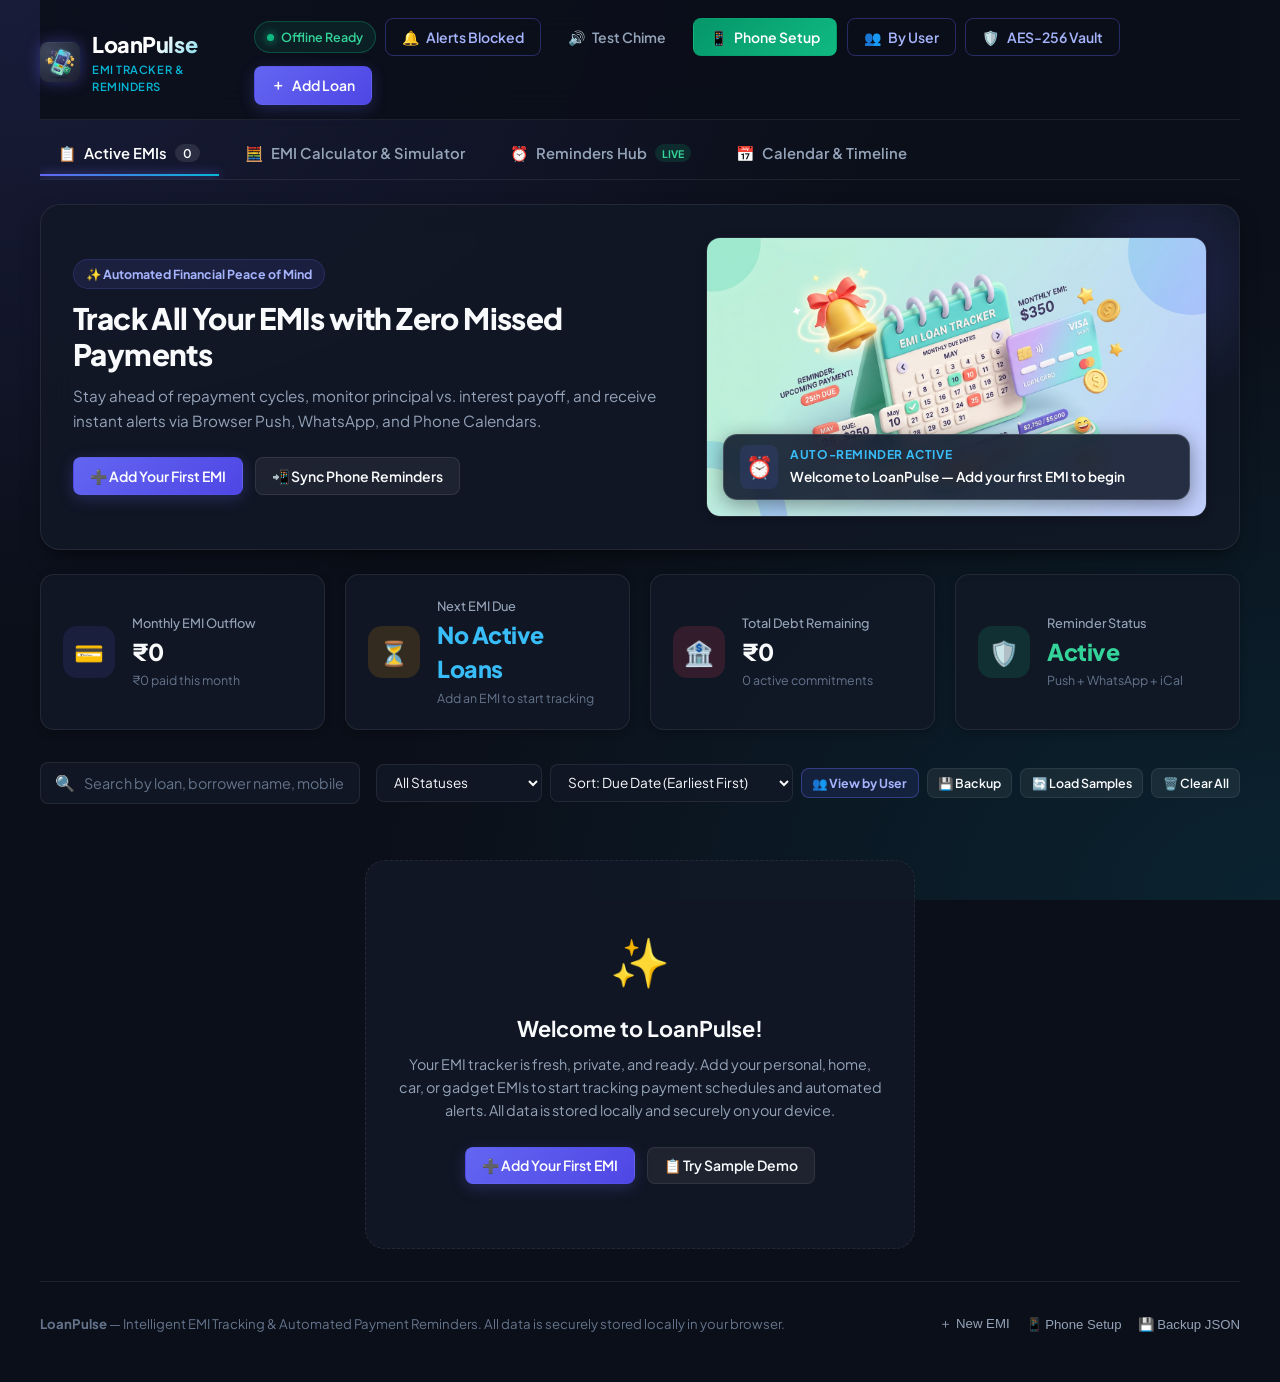
<file: index.html>
<!DOCTYPE html>
<html lang="en">
<head>
  <meta charset="UTF-8">
  <meta name="viewport" content="width=device-width, initial-scale=1.0, viewport-fit=cover">
  <title>LoanPulse — Smart EMI Tracker & Auto Reminders</title>
  <meta name="description" content="Track your loans, monitor monthly EMI outflow, calculate repayments, and receive automated reminders on your phone and browser.">
  <meta name="theme-color" content="#4f46e5">
  <meta name="apple-mobile-web-app-capable" content="yes">
  <meta name="apple-mobile-web-app-status-bar-style" content="black-translucent">
  <meta name="apple-mobile-web-app-title" content="LoanPulse">
  <link rel="manifest" href="manifest.json">
  <link rel="icon" type="image/jpeg" href="assets/app-icon.jpg">
  <link rel="apple-touch-icon" href="assets/app-icon.jpg">

  <!-- Google Fonts: Plus Jakarta Sans for modern fintech look -->
  <link rel="preconnect" href="https://fonts.googleapis.com">
  <link rel="preconnect" href="https://fonts.gstatic.com" crossorigin>
  <link href="https://fonts.googleapis.com/css2?family=Plus+Jakarta+Sans:wght@300;400;500;600;700;800&family=JetBrains+Mono:wght@400;600&display=swap" rel="stylesheet">

  <link rel="stylesheet" href="style.css?v=26">
</head>
<body>
  <div class="app-wrapper">
    <!-- Top Announcement / Due Alert Bar -->
    <aside id="urgentAlertBar" class="alert-bar hidden" role="alert" aria-live="polite">
      <div class="alert-content">
        <span class="pulse-dot"></span>
        <span id="urgentAlertText"><strong>Heads up!</strong> You have an EMI due soon.</span>
      </div>
      <button id="dismissAlertBtn" class="alert-dismiss" aria-label="Dismiss alert">&times;</button>
    </aside>

    <!-- Navigation Bar -->
    <header class="navbar">
      <div class="nav-brand">
        <img src="assets/app-icon.jpg" alt="LoanPulse Logo" class="brand-logo" width="40" height="40">
        <div class="brand-text">
          <h1>LoanPulse</h1>
          <span class="brand-badge">EMI Tracker & Reminders</span>
        </div>
      </div>

      <div class="nav-actions">
        <div id="offlineIndicatorBadge" class="offline-pill" title="Status: Works 100% Offline. Your encrypted vault is stored locally.">
          <span class="offline-dot"></span>
          <span id="offlineIndicatorText" class="offline-text">Offline Ready</span>
        </div>
        <button id="installAppBtn" class="btn btn-outline hidden" title="Install LoanPulse App on your phone / computer">
          <span class="icon" aria-hidden="true">📲</span>
          <span class="btn-text">Install App</span>
        </button>
        <button id="notifyPermissionBtn" class="btn btn-outline" title="Enable Mobile & Browser Notifications">
          <span class="icon" aria-hidden="true">🔔</span>
          <span id="notifyStatusLabel">Enable Alerts</span>
        </button>
        <button id="testChimeBtn" class="btn btn-ghost" title="Play test reminder chime">
          <span class="icon" aria-hidden="true">🔊</span>
          <span class="btn-text">Test Chime</span>
        </button>
        <button id="openMobileGuideBtn" class="btn btn-accent" title="Setup Auto-Reminders on Phone">
          <span class="icon" aria-hidden="true">📱</span>
          <span class="btn-text">Phone Setup</span>
        </button>
        <button id="navViewByUserBtn" class="btn btn-outline" title="View loans grouped by user/borrower">
          <span class="icon" aria-hidden="true">👥</span>
          <span class="btn-text">By User</span>
        </button>
        <button id="vaultSecurityBtn" class="btn btn-outline" title="Encrypted Vault & Security Lock">
          <span class="icon" aria-hidden="true">🛡️</span>
          <span class="btn-text">AES-256 Vault</span>
        </button>
        <button id="openAddLoanModalBtn" class="btn btn-primary" title="Add New Loan or EMI">
          <span class="icon" aria-hidden="true">＋</span>
          <span class="btn-text">Add Loan</span>
        </button>
      </div>
    </header>

    <!-- Navigation Tabs (Segmented Control on Mobile, Modern Underline on Desktop) -->
    <nav class="tabs-nav" aria-label="App Navigation Tabs">
      <button class="tab-link active" data-tab="tab-loans">
        <span class="tab-icon" aria-hidden="true">📋</span>
        <span class="tab-label-text tab-full">Active EMIs</span>
        <span class="tab-label-text tab-mobile">EMIs</span>
        <span class="tab-count-badge" id="loansCountBadge">0</span>
      </button>
      <button class="tab-link" data-tab="tab-calculator">
        <span class="tab-icon" aria-hidden="true">🧮</span>
        <span class="tab-label-text tab-full">EMI Calculator & Simulator</span>
        <span class="tab-label-text tab-mobile">Calc</span>
      </button>
      <button class="tab-link" data-tab="tab-reminders">
        <span class="tab-icon" aria-hidden="true">⏰</span>
        <span class="tab-label-text tab-full">Reminders Hub</span>
        <span class="tab-label-text tab-mobile">Alerts</span>
        <span class="tab-pulse-badge">Live</span>
      </button>
      <button class="tab-link" data-tab="tab-schedule">
        <span class="tab-icon" aria-hidden="true">📅</span>
        <span class="tab-label-text tab-full">Calendar & Timeline</span>
        <span class="tab-label-text tab-mobile">Schedule</span>
      </button>
    </nav>

    <!-- Main Content Area -->
    <main class="main-container">

      <!-- TAB 1: ACTIVE EMIS LIST & DASHBOARD -->
      <section id="tab-loans" class="tab-panel active">

        <!-- Mobile-Only Dedicated Fintech Card (Visible on Mobile Phones Only) -->
        <div class="mobile-fintech-card">
          <div class="mfc-glass-shine"></div>
          <div class="mfc-top">
            <div class="mfc-chip">
              <span class="mfc-chip-icon">💳</span>
              <span>LOANPULSE FINTECH</span>
            </div>
            <div class="mfc-live-pill">
              <span class="mfc-live-dot"></span>
              <span>Active</span>
            </div>
          </div>
          <div class="mfc-amount-block">
            <span class="mfc-label">Monthly EMI Outflow</span>
            <div class="mfc-amount-row">
              <h2 class="mfc-amount" id="mobileMonthlyEmiDisplay">₹0</h2>
              <span class="mfc-per-month">/ mo</span>
            </div>
          </div>
          <div class="mfc-stats-box">
            <div class="mfc-stat-row">
              <span class="mfc-stat-label">⏰ Next Due</span>
              <span class="mfc-stat-val text-accent" id="mobileNextDueDisplay">—</span>
            </div>
            <div class="mfc-stat-divider"></div>
            <div class="mfc-stat-row">
              <span class="mfc-stat-label">📊 Total Debt</span>
              <span class="mfc-stat-val" id="mobileTotalDebtDisplay">₹0</span>
            </div>
          </div>
          <div class="mfc-actions">
            <button class="mfc-btn mfc-btn-primary" id="mobileCardAddBtn">
              <span>＋ Add Loan</span>
            </button>
            <button class="mfc-btn mfc-btn-secondary" id="mobileCardGuideBtn">
              <span>📱 Phone Setup</span>
            </button>
          </div>
        </div>

        <!-- Hero & Quick Stats Section -->
        <section class="hero-section">
          <div class="hero-card">
            <div class="hero-text-content">
              <span class="tag-pill">✨ Automated Financial Peace of Mind</span>
              <h2>Track All Your EMIs with Zero Missed Payments</h2>
              <p>
                Stay ahead of repayment cycles, monitor principal vs. interest payoff, and receive instant alerts via Browser Push, WhatsApp, and Phone Calendars.
              </p>
              <div class="hero-cta-group">
                <button class="btn btn-primary" id="heroAddLoanBtn">
                  <span>➕ Add Your First EMI</span>
                </button>
                <button class="btn btn-secondary" id="heroAutoRemindBtn">
                  <span>📲 Sync Phone Reminders</span>
                </button>
              </div>
            </div>
            <div class="hero-image-wrapper">
              <img src="assets/hero.jpg" alt="EMI Tracker and Financial Calendar 3D Illustration" class="hero-img" width="560" height="315">
              <div class="floating-reminder-chip">
                <div class="chip-icon">⏰</div>
                <div class="chip-info">
                  <span class="chip-title">Auto-Reminder Active</span>
                  <span class="chip-sub" id="nextDueTicker">Next: Car Loan in 3 days</span>
                </div>
              </div>
            </div>
          </div>

          <!-- Metrics Grid -->
          <div class="metrics-grid">
            <div class="metric-card">
              <div class="metric-icon-wrap bg-primary-soft">
                <span class="metric-icon" aria-hidden="true">💳</span>
              </div>
              <div class="metric-details">
                <span class="metric-label">Monthly EMI Outflow</span>
                <h3 class="metric-value" id="metricMonthlyEmi">₹0</h3>
                <span class="metric-hint" id="metricPaidThisMonth">₹0 paid this month</span>
              </div>
            </div>

            <div class="metric-card">
              <div class="metric-icon-wrap bg-warning-soft">
                <span class="metric-icon" aria-hidden="true">⏳</span>
              </div>
              <div class="metric-details">
                <span class="metric-label">Next EMI Due</span>
                <h3 class="metric-value text-accent" id="metricNextDue">—</h3>
                <span class="metric-hint" id="metricNextDueDate">No pending due dates</span>
              </div>
            </div>

            <div class="metric-card">
              <div class="metric-icon-wrap bg-danger-soft">
                <span class="metric-icon" aria-hidden="true">🏦</span>
              </div>
              <div class="metric-details">
                <span class="metric-label">Total Debt Remaining</span>
                <h3 class="metric-value" id="metricTotalOutstanding">₹0</h3>
                <span class="metric-hint" id="metricActiveLoanCount">0 active loans</span>
              </div>
            </div>

            <div class="metric-card">
              <div class="metric-icon-wrap bg-success-soft">
                <span class="metric-icon" aria-hidden="true">🛡️</span>
              </div>
              <div class="metric-details">
                <span class="metric-label">Reminder Status</span>
                <h3 class="metric-value text-success" id="metricReminderStatus">Active</h3>
                <span class="metric-hint" id="metricReminderChannels">Push + WhatsApp + iCal</span>
              </div>
            </div>
          </div>
        </section>
        <!-- Control Bar: Search, Filters, Sorters -->
        <div class="table-controls">
          <div class="search-box">
            <span class="search-icon" aria-hidden="true">🔍</span>
            <input type="text" id="loanSearchInput" placeholder="Search by loan, borrower name, mobile phone, bank..." aria-label="Search loans">
          </div>

          <div class="filter-group">
            <select id="loanFilterStatus" class="form-select" aria-label="Filter loans by status">
              <option value="all">All Statuses</option>
              <option value="due-soon">Due within 7 Days</option>
              <option value="unpaid">Unpaid This Month</option>
              <option value="paid">Paid This Month</option>
              <option value="overdue">Overdue</option>
            </select>

            <select id="loanSortBy" class="form-select" aria-label="Sort loans">
              <option value="due-asc">Sort: Due Date (Earliest First)</option>
              <option value="due-desc">Sort: Due Date (Latest First)</option>
              <option value="emi-desc">Sort: EMI Amount (High to Low)</option>
              <option value="emi-asc">Sort: EMI Amount (Low to High)</option>
              <option value="balance-desc">Sort: Balance (Largest First)</option>
            </select>

            <button class="btn btn-secondary btn-sm" id="viewByUserBtn" title="View loans grouped by user/borrower">
              <span>👥 View by User</span>
            </button>
            <button class="btn btn-secondary btn-sm" id="exportDataBtn" title="Export loans as backup JSON">
              <span>💾 Backup</span>
            </button>
            <button class="btn btn-secondary btn-sm" id="seedDemoDataBtn" title="Reset to Sample Demo Loans">
              <span>🔄 Load Samples</span>
            </button>
            <button class="btn btn-secondary btn-sm" id="clearAllLoansBtn" title="Clear all loans and start fresh">
              <span>🗑️ Clear All</span>
            </button>
          </div>
        </div>

        <!-- Borrower Active Summary Banner (shown when filtered by borrower) -->
        <div id="userLiveSummaryBanner" class="user-live-summary-banner hidden">
          <div class="ulsb-content">
            <div class="ulsb-identity">
              <span class="ulsb-badge">👤 USER PORTFOLIO</span>
              <h3 id="ulsbName">-</h3>
              <span id="ulsbPhone" class="ulsb-phone">📱 -</span>
            </div>
            <div class="ulsb-stats">
              <div class="ulsb-stat-pill">
                <span>Monthly EMI:</span>
                <strong id="ulsbEmi" class="text-cyan">₹0</strong>
              </div>
              <div class="ulsb-stat-pill">
                <span>Total Debt:</span>
                <strong id="ulsbDebt">₹0</strong>
              </div>
              <div class="ulsb-stat-pill">
                <span>Active Loans:</span>
                <strong id="ulsbCount">0</strong>
              </div>
            </div>
          </div>
          <div class="ulsb-actions">
            <button class="btn btn-accent btn-sm" id="ulsbWhatsAppBtn" title="Share full summary on WhatsApp">💬 WhatsApp Share</button>
            <button class="btn btn-secondary btn-sm" id="ulsbClearBtn" title="Show all loans">✕ Clear Filter</button>
          </div>
        </div>

        <!-- Loan Cards Grid -->
        <div id="loansGrid" class="loans-grid">
          <!-- Dynamic Content rendered via app.js -->
        </div>

        <!-- Empty State (shown if no loans) -->
        <div id="loansEmptyState" class="empty-state hidden">
          <div class="empty-icon">✨</div>
          <h3>Welcome to LoanPulse!</h3>
          <p>Your EMI tracker is fresh, private, and ready. Add your personal, home, car, or gadget EMIs to start tracking payment schedules and automated alerts. All data is stored locally and securely on your device.</p>
          <div class="empty-actions">
            <button class="btn btn-primary" id="emptyAddBtn">➕ Add Your First EMI</button>
            <button class="btn btn-secondary" id="emptySeedBtn" title="Load sample loans to test features">📋 Try Sample Demo</button>
          </div>
        </div>
      </section>

      <!-- TAB 2: INTERACTIVE EMI CALCULATOR & SIMULATOR -->
      <section id="tab-calculator" class="tab-panel">
        <div class="calculator-layout">
          <div class="calc-form-card">
            <div class="section-header">
              <h3>🧮 Smart EMI & Prepayment Calculator</h3>
              <p>Simulate any loan proposal or evaluate how extra monthly prepayments save you lakhs in interest.</p>
            </div>

            <div class="calc-inputs">
              <!-- Loan Amount -->
              <div class="input-field-group">
                <div class="field-label-row">
                  <label for="calcAmountRange">Loan Amount (Principal)</label>
                  <div class="field-input-box">
                    <span>₹</span>
                    <input type="number" id="calcAmountNumber" min="1" max="200000000" step="any" value="1500000">
                  </div>
                </div>
                <input type="range" id="calcAmountRange" min="50000" max="10000000" step="25000" value="1500000" class="custom-slider">
                <div class="slider-marks">
                  <span>₹50K</span>
                  <span>₹25L</span>
                  <span>₹50L</span>
                  <span>₹1 Cr</span>
                </div>
              </div>

              <!-- Interest Rate -->
              <div class="input-field-group">
                <div class="field-label-row">
                  <label for="calcRateRange">Annual Interest Rate (%)</label>
                  <div class="field-input-box">
                    <input type="number" id="calcRateNumber" min="0" max="100" step="any" value="8.75">
                    <span>%</span>
                  </div>
                </div>
                <input type="range" id="calcRateRange" min="4" max="25" step="0.25" value="8.75" class="custom-slider">
                <div class="slider-marks">
                  <span>4% (Low)</span>
                  <span>8.75% (Home/Car)</span>
                  <span>14% (Personal)</span>
                  <span>25%</span>
                </div>
              </div>

              <!-- Tenure -->
              <div class="input-field-group">
                <div class="field-label-row">
                  <label for="calcTenureRange">Loan Tenure</label>
                  <div class="field-input-box">
                    <input type="number" id="calcTenureNumber" min="1" max="480" step="1" value="60">
                    <select id="calcTenureType" class="mini-select">
                      <option value="months" selected>Months</option>
                      <option value="years">Years</option>
                    </select>
                  </div>
                </div>
                <input type="range" id="calcTenureRange" min="6" max="360" step="6" value="60" class="custom-slider">
                <div class="slider-marks">
                  <span>6 Mos</span>
                  <span>5 Yrs (60M)</span>
                  <span>15 Yrs</span>
                  <span>30 Yrs</span>
                </div>
              </div>

              <!-- Prepayment Simulator Switch -->
              <div class="prepayment-box">
                <div class="prepay-header">
                  <label class="toggle-container">
                    <input type="checkbox" id="calcEnablePrepay">
                    <span class="toggle-slider"></span>
                  </label>
                  <div>
                    <strong>Simulate Extra Prepayment Savings</strong>
                    <p class="muted-text">See how paying extra monthly shortens your tenure</p>
                  </div>
                </div>
                <div id="prepayInputRow" class="prepay-field hidden">
                  <label for="calcPrepayAmount">Extra Monthly Prepayment: ₹</label>
                  <input type="number" id="calcPrepayAmount" min="0" max="10000000" step="any" value="5000">
                </div>
              </div>

              <div class="calc-action-buttons">
                <button class="btn btn-primary" id="saveCalcAsLoanBtn">
                  <span>➕ Save As New Tracked Loan</span>
                </button>
              </div>
            </div>
          </div>

          <!-- Calculator Results & Visualizer -->
          <div class="calc-results-card">
            <div class="result-highlight-box">
              <span class="result-caption">Calculated Monthly EMI</span>
              <h2 class="result-emi-figure" id="calcResultEmi">₹30,967</h2>
              <span class="result-tenure-tag" id="calcResultTenureLabel">for 60 months (5 Years)</span>
            </div>

            <!-- Breakdown stats -->
            <div class="calc-stats-grid">
              <div class="stat-pill">
                <span class="pill-dot bg-cyan"></span>
                <div>
                  <span class="stat-label">Principal Amount</span>
                  <strong class="stat-val" id="calcResultPrincipal">₹15,00,000</strong>
                </div>
              </div>
              <div class="stat-pill">
                <span class="pill-dot bg-coral"></span>
                <div>
                  <span class="stat-label">Total Interest</span>
                  <strong class="stat-val" id="calcResultInterest">₹3,58,012</strong>
                </div>
              </div>
              <div class="stat-pill full-width">
                <span class="pill-dot bg-purple"></span>
                <div>
                  <span class="stat-label">Total Amount Payable (P + I)</span>
                  <strong class="stat-val" id="calcResultTotal">₹18,58,012</strong>
                </div>
              </div>
            </div>

            <!-- Donut Visual Breakdown -->
            <div class="chart-container">
              <svg class="donut-chart" viewBox="0 0 160 160" width="160" height="160" aria-label="Principal vs Interest Breakdown Chart">
                <circle class="donut-ring" cx="80" cy="80" r="60" fill="transparent" stroke="#1e293b" stroke-width="20"></circle>
                <circle id="donutPrincipalCircle" class="donut-segment segment-principal" cx="80" cy="80" r="60" fill="transparent" stroke="#06b6d4" stroke-width="20" stroke-dasharray="300 377" stroke-dashoffset="0"></circle>
                <circle id="donutInterestCircle" class="donut-segment segment-interest" cx="80" cy="80" r="60" fill="transparent" stroke="#f43f5e" stroke-width="20" stroke-dasharray="77 377" stroke-dashoffset="-300"></circle>
              </svg>
              <div class="chart-legend">
                <div class="legend-item"><span class="badge-dot bg-cyan"></span> Principal: <strong id="calcPrincipalPct">80.7%</strong></div>
                <div class="legend-item"><span class="badge-dot bg-coral"></span> Interest: <strong id="calcInterestPct">19.3%</strong></div>
              </div>
            </div>

            <!-- Prepayment savings result box -->
            <div id="prepaySavingsCard" class="savings-card hidden">
              <div class="savings-icon">🎉</div>
              <div class="savings-info">
                <h4>Prepayment Advantage</h4>
                <p id="prepaySavingsSummary">You will save ₹62,400 in interest and be debt-free 8 months earlier!</p>
              </div>
            </div>
          </div>
        </div>
      </section>

      <!-- TAB 3: SMART AUTO-REMINDERS HUB -->
      <section id="tab-reminders" class="tab-panel">
        <div class="reminders-hub">
          <div class="section-header">
            <h3>⏰ Automated Reminders Control Center</h3>
            <p>Never incur late fees, bounce charges, or credit score drops. Choose from 4 automated reminder methods.</p>
          </div>

          <div class="reminder-channels-grid">
            <!-- Channel 1: Mobile Browser Push Notifications -->
            <div class="channel-card">
              <div class="channel-header">
                <div class="channel-icon-box bg-purple-soft">🔔</div>
                <div class="channel-title">
                  <h4>Push Notifications</h4>
                  <span class="channel-badge" id="pushChannelBadge">Checking...</span>
                </div>
              </div>
              <p class="channel-desc">
                Instant browser & mobile push alert notification sent directly to your device lock screen before the due date.
              </p>
              <div class="channel-actions">
                <button class="btn btn-outline" id="enablePushBtn">Enable Notification Alerts</button>
                <button class="btn btn-ghost" id="testPushBtn">Send Test Notification</button>
              </div>
            </div>

            <!-- Channel 2: Google Calendar Direct Sync -->
            <div class="channel-card">
              <div class="channel-header">
                <div class="channel-icon-box bg-cyan-soft">🗓️</div>
                <div class="channel-title">
                  <h4>Google Calendar Sync</h4>
                  <span class="channel-badge badge-active">Available</span>
                </div>
              </div>
              <p class="channel-desc">
                Sync recurring monthly EMI reminders to your Google Calendar. Triggers mobile phone alarms & notifications on Android & iOS.
              </p>
              <div class="channel-actions">
                <button class="btn btn-primary" id="openCalendarSyncListBtn">Sync Active Loans to Calendar</button>
              </div>
            </div>

            <!-- Channel 3: Apple & Phone Calendar (.ICS Download) -->
            <div class="channel-card">
              <div class="channel-header">
                <div class="channel-icon-box bg-emerald-soft">📱</div>
                <div class="channel-title">
                  <h4>Phone Calendar (.ICS Event)</h4>
                  <span class="channel-badge badge-active">Universal</span>
                </div>
              </div>
              <p class="channel-desc">
                Download an all-in-one .ics calendar file. One tap adds recurring sound alarms to Apple Calendar, Outlook, and Samsung Calendar.
              </p>
              <div class="channel-actions">
                <button class="btn btn-outline" id="downloadAllIcsBtn">Download .ICS Calendar File</button>
              </div>
            </div>

            <!-- Channel 4: WhatsApp Reminder Dispatcher -->
            <div class="channel-card">
              <div class="channel-header">
                <div class="channel-icon-box bg-green-soft">💬</div>
                <div class="channel-title">
                  <h4>WhatsApp EMI Reminder</h4>
                  <span class="channel-badge badge-active">1-Click</span>
                </div>
              </div>
              <p class="channel-desc">
                Generate pre-formatted WhatsApp reminders with loan amount, due date, account number, and UPI payment link sent to yourself or family.
              </p>
              <div class="channel-actions">
                <button class="btn btn-accent" id="openWhatsAppQuickReminderBtn">Share via WhatsApp</button>
              </div>
            </div>
          </div>

          <!-- Alert Timing Preferences -->
          <div class="reminder-settings-card">
            <h4>⚙️ Automatic Alert Lead Times</h4>
            <p class="muted-text">Select how many days in advance you wish to be alerted about each EMI cycle:</p>
            <div class="lead-time-options">
              <label class="checkbox-pill">
                <input type="checkbox" id="lead7Days" checked>
                <span>7 Days Before (Grace reminder)</span>
              </label>
              <label class="checkbox-pill">
                <input type="checkbox" id="lead3Days" checked>
                <span>3 Days Before (Funds verification)</span>
              </label>
              <label class="checkbox-pill">
                <input type="checkbox" id="lead1Day" checked>
                <span>1 Day Before (Final reminder)</span>
              </label>
              <label class="checkbox-pill">
                <input type="checkbox" id="leadSameDay" checked>
                <span>On Due Date Morning (Action prompt)</span>
              </label>
            </div>
          </div>
        </div>
      </section>

      <!-- TAB 4: CALENDAR & PAYMENT TIMELINE -->
      <section id="tab-schedule" class="tab-panel">
        <div class="schedule-view">
          <div class="section-header">
            <h3>📅 Upcoming 12-Month Payment Schedule</h3>
            <p>Visual map of all upcoming monthly installments across all your active loans separated by borrower.</p>
          </div>

          <!-- Schedule Borrower Filter & Quick Share Bar -->
          <div class="schedule-controls-bar">
            <div class="schedule-filter-scroll" id="scheduleUserFilterBar">
              <!-- Rendered via JS: All Users & individual borrower pills -->
            </div>
            <button class="btn btn-accent btn-sm schedule-share-current-btn" id="shareCurrentMonthEmiBtn" title="Share this month's total EMI and borrower breakdown via WhatsApp">
              <span>💬 Share Current Month EMIs</span>
            </button>
          </div>

          <div id="scheduleTimeline" class="timeline-container">
            <!-- Rendered via JS -->
          </div>
        </div>
      </section>

    </main>

    <!-- Footer -->
    <footer class="app-footer">
      <div class="footer-inner">
        <p><strong>LoanPulse</strong> — Intelligent EMI Tracking & Automated Payment Reminders. All data is securely stored locally in your browser.</p>
        <div class="footer-links">
          <button class="link-btn" id="footerAddLoan">＋ New EMI</button>
          <button class="link-btn" id="footerGuide">📱 Phone Setup</button>
          <button class="link-btn" id="footerExport">💾 Backup JSON</button>
        </div>
      </div>
    </footer>
  </div>

  <!-- MODAL: ADD / EDIT LOAN -->
  <div id="loanModal" class="modal-backdrop hidden" role="dialog" aria-modal="true" aria-labelledby="loanModalTitle">
    <div class="modal-dialog">
      <div class="modal-header">
        <h3 id="loanModalTitle">➕ Add New EMI Loan</h3>
        <button class="modal-close" id="closeLoanModalBtn" aria-label="Close modal">&times;</button>
      </div>
      <form id="loanForm" class="modal-form">
        <input type="hidden" id="loanEditId">
        <div class="modal-body-scroll">

        <!-- Row 1: Loan Name & Category -->
        <div class="form-row">
          <div class="form-group flex-2">
            <label for="formLoanName">Loan / EMI Name *</label>
            <input type="text" id="formLoanName" placeholder="e.g. HDFC Car Loan, iPhone 16 Pro" required>
          </div>
          <div class="form-group flex-1">
            <label for="formCategory">Category *</label>
            <select id="formCategory" required>
              <option value="Car">🚗 Car / Vehicle</option>
              <option value="Home">🏠 Home Loan</option>
              <option value="Personal">💼 Personal Loan</option>
              <option value="Gadget">📱 Gadget / Tech</option>
              <option value="Education">🎓 Education</option>
              <option value="CreditCard">💳 Credit Card EMI</option>
              <option value="Other">🏷️ Other</option>
            </select>
          </div>
        </div>

        <!-- Row 2: Borrower & WhatsApp Contact -->
        <div class="form-row">
          <div class="form-group flex-1">
            <label for="formBorrowerName">👤 Borrower Name <span class="tag-opt">Optional</span></label>
            <input type="text" id="formBorrowerName" placeholder="e.g. Self, Family, Partner">
            <small class="form-help">Defaults to 'Self' if left blank</small>
          </div>
          <div class="form-group flex-1">
            <label for="formBorrowerPhone">📱 Mobile / WhatsApp <span class="tag-opt">Optional</span></label>
            <input type="tel" id="formBorrowerPhone" placeholder="e.g. 98XXXXXXXX (For alerts)">
            <small class="form-help">Only needed for WhatsApp/SMS reminders</small>
          </div>
        </div>

        <!-- Row 3: Bank Name & Account ID -->
        <div class="form-row">
          <div class="form-group flex-1">
            <label for="formBankName">Bank / Lender <span class="tag-opt">Optional</span></label>
            <input type="text" id="formBankName" placeholder="e.g. HDFC Bank, SBI, Bajaj">
            <small class="form-help">Finance provider or lender</small>
          </div>
          <div class="form-group flex-1">
            <label for="formLoanNumber">Account / Loan ID <span class="tag-opt">Optional</span></label>
            <input type="text" id="formLoanNumber" placeholder="e.g. LAN-98234812">
            <small class="form-help">Agreement or account reference</small>
          </div>
        </div>

        <!-- Row 4: Principal, Interest Rate & Tenure -->
        <div class="form-row form-row-financials">
          <div class="form-group flex-1">
            <label for="formPrincipal">Principal Amount (₹) *</label>
            <input type="number" id="formPrincipal" min="1" step="any" placeholder="e.g. 50000" required>
            <small class="form-help">Total loan amount</small>
          </div>
          <div class="form-group flex-1">
            <label for="formInterestRate">Interest Rate (% p.a.)</label>
            <input type="number" id="formInterestRate" min="0" max="100" step="any" placeholder="8.5 (or 0% No-Cost)">
            <small class="form-help">0% for No-Cost EMI</small>
          </div>
          <div class="form-group flex-1">
            <label for="formTenureMonths">Tenure (Months) *</label>
            <input type="number" id="formTenureMonths" min="1" max="480" step="1" placeholder="e.g. 12" required>
            <small class="form-help">Installment months</small>
          </div>
        </div>

        <!-- Row 5: Monthly EMI & Total Outflow -->
        <div class="form-row form-row-highlight">
          <div class="form-group flex-1">
            <div class="form-label-bar">
              <label for="formCustomEmi">💵 Monthly EMI (₹)</label>
              <button type="button" id="recalcEmiBtn" class="pill-action-btn" title="Calculate automatically from Principal & Interest">⚡ Auto-Calculate</button>
            </div>
            <input type="number" id="formCustomEmi" min="1" step="any" placeholder="Auto-calculated (or type exact EMI)">
            <small class="form-help">Auto-filled, or enter your exact bank deduction</small>
          </div>
          <div class="form-group flex-1">
            <div class="form-label-bar">
              <label>📊 Estimated Outflow</label>
              <span class="formula-pill">EMI &times; Months</span>
            </div>
            <div class="preview-outflow-box">
              <span class="outflow-label">Total Outflow:</span>
              <strong id="formTotalPayablePreview" class="outflow-val">₹0</strong>
            </div>
            <small class="form-help">Total repayment across all months</small>
          </div>
        </div>
        <span id="formEmiPreview" style="display:none">₹0</span>

        <!-- Row 6: Due Day, Start Date, Paid Installments -->
        <div class="form-row form-row-schedule">
          <div class="form-group flex-1">
            <label for="formDueDay">Due Day (1 - 31)</label>
            <input type="number" id="formDueDay" min="1" max="31" value="5">
            <small class="form-help">Deduction day (defaults to 5th)</small>
          </div>
          <div class="form-group flex-1">
            <label for="formStartDate">Loan Start Date</label>
            <input type="date" id="formStartDate">
            <small class="form-help">Defaults to today</small>
          </div>
          <div class="form-group flex-1">
            <label for="formPaidInstallments">Installments Paid</label>
            <input type="number" id="formPaidInstallments" min="0" value="0">
            <small class="form-help">Already paid (defaults to 0)</small>
          </div>
        </div>

        <div class="form-group">
          <label for="formNotes">Notes / Payment link / Remarks <span class="tag-opt">Optional</span></label>
          <input type="text" id="formNotes" placeholder="Auto-debit from salary account / NetBanking link">
        </div>
        </div><!-- /.modal-body-scroll -->

        <div class="modal-footer">
          <button type="button" class="btn btn-secondary" id="cancelLoanModalBtn">Cancel</button>
          <button type="submit" class="btn btn-primary" id="saveLoanSubmitBtn">Save EMI Loan</button>
        </div>
      </form>
    </div>
  </div>

  <!-- MODAL: AMORTIZATION SCHEDULE BREAKDOWN -->
  <div id="amortizationModal" class="modal-backdrop hidden" role="dialog" aria-modal="true" aria-labelledby="amortModalTitle">
    <div class="modal-dialog modal-lg">
      <div class="modal-header">
        <div>
          <h3 id="amortModalTitle">📊 Loan Repayment Schedule</h3>
          <p id="amortModalSubtitle" class="modal-sub">Month-by-month principal vs interest amortization</p>
        </div>
        <button class="modal-close" id="closeAmortModalBtn" aria-label="Close modal">&times;</button>
      </div>

      <div class="amort-summary-cards">
        <div class="mini-stat"><span>Monthly EMI</span><strong id="amortEmiVal">₹0</strong></div>
        <div class="mini-stat"><span>Principal</span><strong id="amortPrincipalVal">₹0</strong></div>
        <div class="mini-stat"><span>Total Interest</span><strong id="amortInterestVal">₹0</strong></div>
        <div class="mini-stat"><span>Debt-Free Date</span><strong id="amortEndDateVal">—</strong></div>
      </div>

      <div class="table-scroll-wrap">
        <table class="amort-table">
          <thead>
            <tr>
              <th>#</th>
              <th>Month / Date</th>
              <th>EMI Amount</th>
              <th>Principal</th>
              <th>Interest</th>
              <th>Balance Left</th>
              <th>Status</th>
            </tr>
          </thead>
          <tbody id="amortTableBody">
            <!-- Generated via JS -->
          </tbody>
        </table>
      </div>

      <div class="modal-footer">
        <button class="btn btn-secondary" id="closeAmortBtn">Close</button>
      </div>
    </div>
  </div>

  <!-- MODAL: MOBILE PHONE SETUP & AUTO-REMINDER GUIDE -->
  <div id="mobileGuideModal" class="modal-backdrop hidden" role="dialog" aria-modal="true" aria-labelledby="mobileGuideTitle">
    <div class="modal-dialog">
      <div class="modal-header">
        <div>
          <h3 id="mobileGuideTitle">📱 How to Get Automatic Reminders on Your Phone</h3>
          <p class="modal-sub">Fast 2-minute setup for iPhone and Android</p>
        </div>
        <button class="modal-close" id="closeGuideModalBtn" aria-label="Close modal">&times;</button>
      </div>

      <div class="guide-steps-list">
        <div class="guide-step">
          <div class="step-num">1</div>
          <div class="step-body">
            <h4>Install as a Mobile App (PWA)</h4>
            <p>Open this page on your phone browser:</p>
            <ul>
              <li><strong>Android (Chrome):</strong> Tap the 3 dots menu (⋮) &rarr; tap <strong>"Add to Home screen"</strong> or <strong>"Install App"</strong>.</li>
              <li><strong>iPhone (Safari):</strong> Tap the Share button (⎋) &rarr; scroll down &rarr; tap <strong>"Add to Home Screen"</strong>.</li>
            </ul>
          </div>
        </div>

        <div class="guide-step">
          <div class="step-num">2</div>
          <div class="step-body">
            <h4>Enable Push Notification Alarms</h4>
            <p>Tap <strong>"Enable Alerts"</strong> at the top. Allow notifications when prompted by your browser so LoanPulse can ring alerts before your due date.</p>
          </div>
        </div>

        <div class="guide-step">
          <div class="step-num">3</div>
          <div class="step-body">
            <h4>Sync to Phone Calendar (Universal Alarms)</h4>
            <p>Tap <strong>"Download .ICS Calendar File"</strong> or <strong>"Google Calendar"</strong> on each loan. This creates an automatic repeating monthly event with sound alarms 1 day and 2 hours before the due time.</p>
          </div>
        </div>

        <div class="guide-step">
          <div class="step-num">4</div>
          <div class="step-body">
            <h4>WhatsApp 1-Click Payment Alerts</h4>
            <p>Click the <strong>WhatsApp</strong> icon on any loan card anytime to instantly send a cleanly formatted reminder with amount and payment details to your own chat or family member.</p>
          </div>
        </div>

        <div class="guide-step">
          <div class="step-num">5</div>
          <div class="step-body">
            <h4>⚡ 100% Offline & Secure</h4>
            <p>LoanPulse is cached locally on your device. Once opened or installed, you can track loans, calculate repayments, and access your AES-256 encrypted vault anytime with <strong>zero internet or Wi-Fi</strong>.</p>
          </div>
        </div>
      </div>

      <div class="modal-footer">
        <button class="btn btn-primary" id="guideUnderstoodBtn">Got it, Thanks!</button>
      </div>
    </div>
  </div>

  <!-- MODAL: ENCRYPTED VAULT PIN LOCK SCREEN -->
  <div id="appLockScreenModal" class="modal-backdrop lock-screen-backdrop hidden" role="dialog" aria-modal="true">
    <div class="lock-screen-box">
      <div class="lock-icon-badge">🔒</div>
      <h2>LoanPulse Encrypted Vault</h2>
      <p class="lock-sub">Enter your 4-digit PIN to decrypt your financial records</p>
      
      <div class="pin-dots-display" id="pinDotsDisplay">
        <span class="pin-dot"></span>
        <span class="pin-dot"></span>
        <span class="pin-dot"></span>
        <span class="pin-dot"></span>
      </div>
      
      <div class="pin-error-msg hidden" id="pinErrorMsg">Incorrect PIN. Try again.</div>

      <div class="pin-keypad">
        <button class="pin-key" data-key="1">1</button>
        <button class="pin-key" data-key="2">2</button>
        <button class="pin-key" data-key="3">3</button>
        <button class="pin-key" data-key="4">4</button>
        <button class="pin-key" data-key="5">5</button>
        <button class="pin-key" data-key="6">6</button>
        <button class="pin-key" data-key="7">7</button>
        <button class="pin-key" data-key="8">8</button>
        <button class="pin-key" data-key="9">9</button>
        <button class="pin-key pin-key-action" id="pinKeyClear">CLR</button>
        <button class="pin-key" data-key="0">0</button>
        <button class="pin-key pin-key-action" id="pinKeyBackspace">⌫</button>
      </div>

      <div class="lock-footer-info">
        <span>🛡️ 256-Bit AES-GCM Encrypted Storage</span>
      </div>
    </div>
  </div>

  <!-- MODAL: VAULT SECURITY & ENCRYPTION SETTINGS -->
  <div id="vaultSettingsModal" class="modal-backdrop hidden" role="dialog" aria-modal="true" aria-labelledby="vaultSettingsTitle">
    <div class="modal-dialog">
      <div class="modal-header">
        <div>
          <h3 id="vaultSettingsTitle">🛡️ Encrypted Vault Security</h3>
          <p class="modal-sub">Military-Grade 256-Bit AES-GCM Client-Side Encryption</p>
        </div>
        <button class="modal-close" id="closeVaultSettingsBtn" aria-label="Close modal">&times;</button>
      </div>

      <div class="vault-settings-body">
        <div class="vault-status-card">
          <div class="vsc-icon">🔐</div>
          <div class="vsc-info">
            <h4>Vault Status: <span class="text-success">Active & Encrypted</span></h4>
            <p>All loan records, bank details, and personal figures are stored encrypted with 256-Bit AES-GCM. Plaintext is never written to disk.</p>
          </div>
        </div>

        <div class="vault-option-card">
          <h4>App Lock & PIN Protection</h4>
          <p class="text-muted small">Protect your dashboard from anyone viewing your phone or laptop.</p>
          
          <div class="pin-change-section">
            <label for="newPinInput">Set or Update 4-Digit PIN</label>
            <div class="pin-input-group">
              <input type="password" id="newPinInput" maxlength="4" placeholder="4-digit PIN" inputmode="numeric" pattern="[0-9]*" class="form-input">
              <button class="btn btn-primary btn-sm" id="savePinBtn">Set PIN</button>
              <button class="btn btn-ghost btn-sm" id="removePinBtn">Remove</button>
            </div>
            <span class="pin-status-note" id="pinStatusNote">No PIN set (Protected by device encryption key)</span>
          </div>
        </div>

        <div class="vault-option-card">
          <h4>Encrypted Backups & Actions</h4>
          <p class="text-muted small">Download a password-encrypted JSON file or lock the vault immediately.</p>
          <div class="vault-action-buttons">
            <button class="btn btn-outline" id="exportEncryptedBackupBtn">
              <span>🔐 Export Encrypted (.enc.json)</span>
            </button>
            <button class="btn btn-secondary" id="lockAppNowBtn">
              <span>🔒 Lock Vault Now</span>
            </button>
          </div>
        </div>
      </div>

      <div class="modal-footer">
        <button class="btn btn-secondary" id="closeVaultModalBtn">Done</button>
      </div>
    </div>
  </div>

  <!-- MODAL: USER & BORROWER PORTFOLIOS (SEPARATE MULTIPLE LOANS PER USER) -->
  <div id="userPortfolioModal" class="modal-backdrop hidden" role="dialog" aria-modal="true" aria-labelledby="userPortfolioModalTitle">
    <div class="modal-dialog modal-lg">
      <div class="modal-header">
        <div>
          <h3 id="userPortfolioModalTitle">👥 User & Borrower Portfolios</h3>
          <p class="modal-sub">Total loans amount grouped by user</p>
        </div>
        <button class="modal-close" id="closeUserPortfolioModalBtn" aria-label="Close modal">&times;</button>
      </div>

      <div class="user-portfolio-search-box">
        <span class="search-icon">🔍</span>
        <input type="text" id="userPortfolioSearchInput" placeholder="Search user / borrower (e.g. Self, Family)..." class="portfolio-search-input">
      </div>

      <div class="user-portfolio-scroll" id="userPortfolioList">
        <!-- Rendered dynamically via app.js -->
      </div>

      <div class="modal-footer">
        <button class="btn btn-secondary" id="closeUserPortfolioBtn">Close</button>
      </div>
    </div>
  </div>

  <!-- Mobile Bottom Navigation Bar (Visible on mobile screens) -->
  <nav class="mobile-bottom-nav" aria-label="Mobile Navigation">
    <button class="mobile-nav-item active" data-tab="tab-loans" title="Active EMIs">
      <span class="mobile-nav-icon">📋</span>
      <span class="mobile-nav-label">EMIs</span>
    </button>
    <button class="mobile-nav-item" data-tab="tab-calculator" title="EMI Calculator">
      <span class="mobile-nav-icon">🧮</span>
      <span class="mobile-nav-label">Calculator</span>
    </button>
    <button class="mobile-nav-item mobile-fab" id="mobileFabAddBtn" title="Add Loan">
      <span class="mobile-fab-icon">＋</span>
    </button>
    <button class="mobile-nav-item" data-tab="tab-reminders" title="Reminders Hub">
      <span class="mobile-nav-icon">⏰</span>
      <span class="mobile-nav-label">Reminders</span>
    </button>
    <button class="mobile-nav-item" data-tab="tab-schedule" title="Schedule">
      <span class="mobile-nav-icon">📅</span>
      <span class="mobile-nav-label">Schedule</span>
    </button>
  </nav>

  <!-- Audio Chime Element (Synthesized dynamically via Web Audio API, fallback audio tag) -->
  <div id="toastNotification" class="toast-popup hidden" role="status" aria-live="polite">
    <div class="toast-icon" id="toastIcon">🔔</div>
    <div class="toast-message" id="toastMessage">Alert notification</div>
  </div>

  <script src="app.js?v=26"></script>
</body>
</html>
</file>
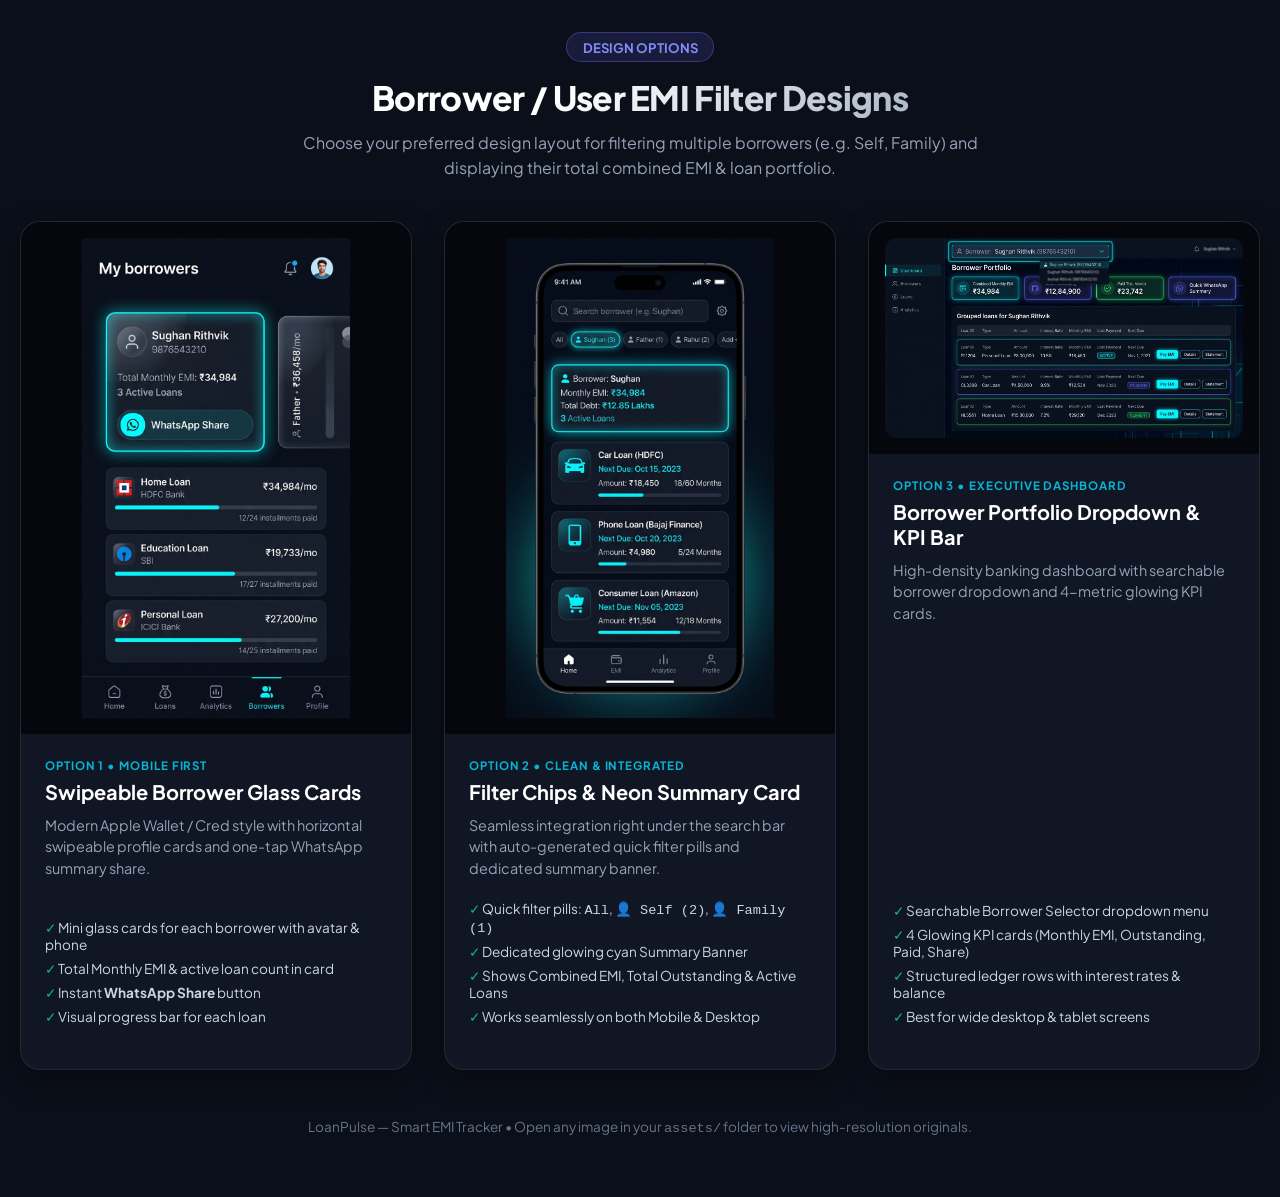
<file: ui-preview.html>
<!DOCTYPE html>
<html lang="en">
<head>
  <meta charset="UTF-8">
  <meta name="viewport" content="width=device-width, initial-scale=1.0">
  <title>LoanPulse — Borrower UI Design Gallery</title>
  <link rel="preconnect" href="https://fonts.googleapis.com">
  <link rel="preconnect" href="https://fonts.gstatic.com" crossorigin>
  <link href="https://fonts.googleapis.com/css2?family=Plus+Jakarta+Sans:wght@400;600;700;800&display=swap" rel="stylesheet">
  <style>
    * { box-sizing: border-box; margin: 0; padding: 0; }
    body {
      background: #0b0f19;
      color: #f8fafc;
      font-family: 'Plus Jakarta Sans', system-ui, sans-serif;
      padding: 2rem 1.25rem 4rem;
      display: flex;
      flex-direction: column;
      align-items: center;
    }
    .header {
      text-align: center;
      max-width: 750px;
      margin-bottom: 2.5rem;
    }
    .badge {
      display: inline-block;
      background: rgba(99, 102, 241, 0.15);
      border: 1px solid rgba(99, 102, 241, 0.4);
      color: #818cf8;
      padding: 0.35rem 0.95rem;
      border-radius: 999px;
      font-size: 0.82rem;
      font-weight: 700;
      margin-bottom: 0.85rem;
    }
    h1 {
      font-size: 2.1rem;
      font-weight: 800;
      letter-spacing: -0.02em;
      margin-bottom: 0.75rem;
      background: linear-gradient(135deg, #fff 40%, #94a3b8);
      -webkit-background-clip: text;
      -webkit-text-fill-color: transparent;
    }
    p {
      color: #94a3b8;
      font-size: 1rem;
      line-height: 1.6;
    }
    .grid {
      display: grid;
      grid-template-columns: repeat(auto-fit, minmax(360px, 1fr));
      gap: 2rem;
      max-width: 1300px;
      width: 100%;
    }
    .design-card {
      background: rgba(18, 24, 38, 0.9);
      border: 1px solid rgba(255, 255, 255, 0.08);
      border-radius: 20px;
      overflow: hidden;
      display: flex;
      flex-direction: column;
      transition: transform 0.25s ease, border-color 0.25s ease, box-shadow 0.25s ease;
      box-shadow: 0 10px 30px rgba(0, 0, 0, 0.4);
    }
    .design-card:hover {
      transform: translateY(-4px);
      border-color: rgba(6, 182, 212, 0.5);
      box-shadow: 0 18px 40px rgba(6, 182, 212, 0.15);
    }
    .card-img-wrap {
      background: #05070d;
      position: relative;
      overflow: hidden;
      display: flex;
      align-items: center;
      justify-content: center;
      padding: 1rem;
    }
    .card-img-wrap img {
      width: 100%;
      height: auto;
      max-height: 480px;
      object-fit: contain;
      border-radius: 12px;
      display: block;
    }
    .card-body {
      padding: 1.5rem;
      display: flex;
      flex-direction: column;
      flex: 1;
    }
    .card-tag {
      font-size: 0.72rem;
      font-weight: 700;
      text-transform: uppercase;
      letter-spacing: 0.08em;
      color: #06b6d4;
      margin-bottom: 0.4rem;
    }
    .card-title {
      font-size: 1.25rem;
      font-weight: 700;
      margin-bottom: 0.65rem;
      color: #fff;
    }
    .card-desc {
      color: #94a3b8;
      font-size: 0.9rem;
      line-height: 1.5;
      margin-bottom: 1.25rem;
      flex: 1;
    }
    .features-list {
      list-style: none;
      display: flex;
      flex-direction: column;
      gap: 0.45rem;
      font-size: 0.85rem;
      color: #cbd5e1;
      margin-bottom: 1.25rem;
    }
    .features-list li::before {
      content: '✓ ';
      color: #10b981;
      font-weight: bold;
    }
    .btn-select {
      background: linear-gradient(135deg, #6366f1, #4f46e5);
      color: #fff;
      border: none;
      padding: 0.85rem 1.25rem;
      border-radius: 12px;
      font-weight: 700;
      font-size: 0.95rem;
      cursor: pointer;
      text-align: center;
      text-decoration: none;
      transition: opacity 0.2s;
    }
    .btn-select:hover { opacity: 0.9; }
    .footer-note {
      margin-top: 3rem;
      text-align: center;
      color: #64748b;
      font-size: 0.85rem;
    }
  </style>
</head>
<body>

  <div class="header">
    <div class="badge">DESIGN OPTIONS</div>
    <h1>Borrower / User EMI Filter Designs</h1>
    <p>Choose your preferred design layout for filtering multiple borrowers (e.g. Self, Family) and displaying their total combined EMI & loan portfolio.</p>
  </div>

  <div class="grid">

    <!-- Option 1: Mobile Swipeable Borrower Cards -->
    <div class="design-card">
      <div class="card-img-wrap">
        <img src="assets/alternative-ui-1-borrower-cards.jpg" alt="Option 1: Swipeable Borrower Cards">
      </div>
      <div class="card-body">
        <span class="card-tag">Option 1 • Mobile First</span>
        <h2 class="card-title">Swipeable Borrower Glass Cards</h2>
        <p class="card-desc">Modern Apple Wallet / Cred style with horizontal swipeable profile cards and one-tap WhatsApp summary share.</p>
        <ul class="features-list">
          <li>Mini glass cards for each borrower with avatar & phone</li>
          <li>Total Monthly EMI & active loan count in card</li>
          <li>Instant <strong>WhatsApp Share</strong> button</li>
          <li>Visual progress bar for each loan</li>
        </ul>
      </div>
    </div>

    <!-- Option 2: Filter Pills & Cyan Summary Card -->
    <div class="design-card">
      <div class="card-img-wrap">
        <img src="assets/borrower-filter-mobile-preview.jpg" alt="Option 2: Filter Pills & Summary Card">
      </div>
      <div class="card-body">
        <span class="card-tag">Option 2 • Clean & Integrated</span>
        <h2 class="card-title">Filter Chips & Neon Summary Card</h2>
        <p class="card-desc">Seamless integration right under the search bar with auto-generated quick filter pills and dedicated summary banner.</p>
        <ul class="features-list">
          <li>Quick filter pills: <code>All</code>, <code>👤 Self (2)</code>, <code>👤 Family (1)</code></li>
          <li>Dedicated glowing cyan Summary Banner</li>
          <li>Shows Combined EMI, Total Outstanding & Active Loans</li>
          <li>Works seamlessly on both Mobile & Desktop</li>
        </ul>
      </div>
    </div>

    <!-- Option 3: Executive Portfolio & KPI Bar -->
    <div class="design-card">
      <div class="card-img-wrap">
        <img src="assets/alternative-ui-2-portfolio-kpi.jpg" alt="Option 3: Executive Portfolio & KPI Bar">
      </div>
      <div class="card-body">
        <span class="card-tag">Option 3 • Executive Dashboard</span>
        <h2 class="card-title">Borrower Portfolio Dropdown & KPI Bar</h2>
        <p class="card-desc">High-density banking dashboard with searchable borrower dropdown and 4-metric glowing KPI cards.</p>
        <ul class="features-list">
          <li>Searchable Borrower Selector dropdown menu</li>
          <li>4 Glowing KPI cards (Monthly EMI, Outstanding, Paid, Share)</li>
          <li>Structured ledger rows with interest rates & balance</li>
          <li>Best for wide desktop & tablet screens</li>
        </ul>
      </div>
    </div>

  </div>

  <div class="footer-note">
    LoanPulse — Smart EMI Tracker • Open any image in your <code>assets/</code> folder to view high-resolution originals.
  </div>

</body>
</html>
</file>
<file: style.css>
/* ==========================================================================
   LoanPulse — Modern Fintech Design System
   Rich Aesthetics: Deep slate tones, vibrant neon cyan & indigo accents,
   glassmorphism, smooth micro-interactions, responsive mobile layout.
   ========================================================================== */

:root {
  /* Color Palette */
  --bg-main: #0b0f19;
  --bg-card: rgba(18, 24, 38, 0.85);
  --bg-card-hover: rgba(26, 35, 54, 0.95);
  --bg-card-subtle: rgba(255, 255, 255, 0.03);
  --border-subtle: rgba(255, 255, 255, 0.08);
  --border-highlight: rgba(99, 102, 241, 0.35);

  --primary: #6366f1;
  --primary-hover: #4f46e5;
  --primary-glow: rgba(99, 102, 241, 0.25);
  --primary-soft: rgba(99, 102, 241, 0.12);

  --accent-cyan: #06b6d4;
  --accent-cyan-soft: rgba(6, 182, 212, 0.15);
  --accent-coral: #f43f5e;
  --accent-coral-soft: rgba(244, 63, 94, 0.15);
  --accent-emerald: #10b981;
  --accent-emerald-soft: rgba(16, 185, 129, 0.15);
  --accent-amber: #f59e0b;
  --accent-amber-soft: rgba(245, 158, 11, 0.15);
  --accent-purple: #a855f7;

  /* Typography */
  --font-family: 'Plus Jakarta Sans', system-ui, -apple-system, sans-serif;
  --font-mono: 'JetBrains Mono', monospace;
  --text-main: #f8fafc;
  --text-muted: #94a3b8;
  --text-dim: #64748b;

  /* Shadows & Glass */
  --glass-blur: blur(16px);
  --shadow-sm: 0 2px 8px rgba(0, 0, 0, 0.25);
  --shadow-md: 0 10px 25px -5px rgba(0, 0, 0, 0.4), 0 8px 10px -6px rgba(0, 0, 0, 0.3);
  --shadow-glow: 0 0 25px rgba(99, 102, 241, 0.25);
  --radius-sm: 8px;
  --radius-md: 14px;
  --radius-lg: 20px;
  --radius-full: 9999px;

  --transition-fast: 0.18s cubic-bezier(0.4, 0, 0.2, 1);
  --transition-smooth: 0.3s cubic-bezier(0.4, 0, 0.2, 1);
}

/* Reset & Base */
*, *::before, *::after {
  box-sizing: border-box;
  margin: 0;
  padding: 0;
}

/* Instant tap responsiveness on mobile (eliminates 300ms click delay) */
button, input, select, textarea, a, .tab-link, .mobile-nav-item, .icon-btn, .metric-card, .mfc-btn {
  touch-action: manipulation;
  -webkit-tap-highlight-color: rgba(99, 102, 241, 0.2);
}

html, body {
  overflow-x: hidden;
  max-width: 100vw;
}

body {
  font-family: var(--font-family);
  background-color: var(--bg-main);
  background-image: 
    radial-gradient(at 0% 0%, rgba(99, 102, 241, 0.15) 0px, transparent 50%),
    radial-gradient(at 100% 100%, rgba(6, 182, 212, 0.12) 0px, transparent 50%);
  background-attachment: fixed;
  color: var(--text-main);
  min-height: 100vh;
  line-height: 1.5;
  -webkit-font-smoothing: antialiased;
  -moz-osx-font-smoothing: grayscale;
}

/* Body Scroll Lock when any Modal is Active (Completely freezes background page from scrolling) */
body.modal-open {
  position: fixed !important;
  top: var(--scroll-top, 0) !important;
  left: 0 !important;
  right: 0 !important;
  width: 100% !important;
  height: 100% !important;
  overflow: hidden !important;
  overscroll-behavior: none !important;
  touch-action: none !important;
}

/* App Wrapper Layout */
.app-wrapper {
  max-width: 1240px;
  margin: 0 auto;
  padding: 0 1.25rem 3rem;
  display: flex;
  flex-direction: column;
  min-height: 100vh;
}

/* Top Announcement Bar */
.alert-bar {
  background: linear-gradient(90deg, #be123c, #9f1239);
  color: #fff;
  padding: 0.65rem 1.25rem;
  border-radius: var(--radius-sm);
  margin-top: 0.75rem;
  display: flex;
  align-items: center;
  justify-content: space-between;
  box-shadow: 0 4px 14px rgba(225, 29, 72, 0.3);
  animation: slideDown 0.35s ease;
}

.alert-content {
  display: flex;
  align-items: center;
  gap: 0.65rem;
  font-size: 0.9rem;
}

.pulse-dot {
  width: 8px;
  height: 8px;
  background-color: #fecdd3;
  border-radius: 50%;
  box-shadow: 0 0 8px #fff;
  animation: pulseLight 1.5s infinite;
}

.alert-dismiss {
  background: transparent;
  border: none;
  color: #fff;
  font-size: 1.35rem;
  cursor: pointer;
  line-height: 1;
  opacity: 0.8;
  transition: opacity var(--transition-fast);
}
.alert-dismiss:hover { opacity: 1; }

/* Navbar */
.navbar {
  display: flex;
  align-items: center;
  justify-content: space-between;
  padding: 1.15rem 0 0.85rem;
  border-bottom: 1px solid var(--border-subtle);
  margin-bottom: 0.75rem;
  position: sticky;
  top: 0;
  z-index: 50;
  backdrop-filter: var(--glass-blur);
  background: rgba(11, 15, 25, 0.85);
}

.nav-brand {
  display: flex;
  align-items: center;
  gap: 0.75rem;
}

.brand-logo {
  border-radius: var(--radius-sm);
  box-shadow: 0 0 15px rgba(99, 102, 241, 0.4);
  object-fit: cover;
}

.brand-text h1 {
  font-size: 1.35rem;
  font-weight: 800;
  letter-spacing: -0.02em;
  background: linear-gradient(135deg, #fff 40%, var(--accent-cyan));
  -webkit-background-clip: text;
  -webkit-text-fill-color: transparent;
}

.brand-badge {
  font-size: 0.7rem;
  color: var(--accent-cyan);
  font-weight: 600;
  text-transform: uppercase;
  letter-spacing: 0.05em;
  display: block;
}

.nav-actions {
  display: flex;
  align-items: center;
  gap: 0.6rem;
  flex-wrap: wrap;
}

/* Modern Buttons */
.btn {
  display: inline-flex;
  align-items: center;
  justify-content: center;
  gap: 0.45rem;
  font-family: var(--font-family);
  font-size: 0.875rem;
  font-weight: 600;
  padding: 0.55rem 1rem;
  border-radius: var(--radius-sm);
  border: 1px solid transparent;
  cursor: pointer;
  transition: all var(--transition-fast);
  white-space: nowrap;
}

.btn-primary {
  background: linear-gradient(135deg, var(--primary), var(--primary-hover));
  color: #fff;
  box-shadow: 0 4px 15px var(--primary-glow);
}
.btn-primary:hover {
  transform: translateY(-1px);
  box-shadow: 0 6px 20px rgba(99, 102, 241, 0.4);
}

.btn-secondary {
  background: rgba(255, 255, 255, 0.06);
  color: var(--text-main);
  border-color: var(--border-subtle);
}
.btn-secondary:hover {
  background: rgba(255, 255, 255, 0.12);
  border-color: rgba(255, 255, 255, 0.2);
}

.btn-accent {
  background: linear-gradient(135deg, #059669, #10b981);
  color: #fff;
}
.btn-accent:hover {
  box-shadow: 0 4px 15px rgba(16, 185, 129, 0.35);
  transform: translateY(-1px);
}

.btn-outline {
  background: transparent;
  border-color: var(--border-highlight);
  color: #a5b4fc;
}
.btn-outline:hover {
  background: var(--primary-soft);
  color: #fff;
}

.btn-ghost {
  background: transparent;
  color: var(--text-muted);
}
.btn-ghost:hover {
  color: var(--text-main);
  background: rgba(255, 255, 255, 0.05);
}

.btn-sm {
  padding: 0.35rem 0.65rem;
  font-size: 0.775rem;
}

/* Hero Section */
.hero-section {
  display: flex;
  flex-direction: column;
  gap: 1.5rem;
  margin-bottom: 2rem;
}

.hero-card {
  background: var(--bg-card);
  border: 1px solid var(--border-subtle);
  border-radius: var(--radius-lg);
  padding: 2rem;
  display: grid;
  grid-template-columns: 1.2fr 1fr;
  gap: 2rem;
  align-items: center;
  position: relative;
  overflow: hidden;
  box-shadow: var(--shadow-md);
  backdrop-filter: var(--glass-blur);
}

.hero-card::before {
  content: '';
  position: absolute;
  top: -50px;
  right: -50px;
  width: 250px;
  height: 250px;
  background: radial-gradient(circle, rgba(99, 102, 241, 0.2) 0%, transparent 70%);
  pointer-events: none;
}

.tag-pill {
  display: inline-block;
  background: var(--primary-soft);
  color: #a5b4fc;
  font-size: 0.775rem;
  font-weight: 700;
  padding: 0.3rem 0.75rem;
  border-radius: var(--radius-full);
  margin-bottom: 0.75rem;
  border: 1px solid rgba(99, 102, 241, 0.2);
}

.hero-text-content h2 {
  font-size: 1.85rem;
  font-weight: 800;
  line-height: 1.2;
  letter-spacing: -0.02em;
  margin-bottom: 0.75rem;
}

.hero-text-content p {
  color: var(--text-muted);
  font-size: 0.95rem;
  margin-bottom: 1.5rem;
  line-height: 1.6;
}

.hero-cta-group {
  display: flex;
  gap: 0.75rem;
  flex-wrap: wrap;
}

.hero-image-wrapper {
  position: relative;
  border-radius: var(--radius-md);
  overflow: hidden;
  box-shadow: var(--shadow-sm);
  border: 1px solid var(--border-subtle);
}

.hero-img {
  width: 100%;
  height: auto;
  display: block;
  object-fit: cover;
  transition: transform var(--transition-smooth);
}
.hero-image-wrapper:hover .hero-img {
  transform: scale(1.02);
}

.floating-reminder-chip {
  position: absolute;
  bottom: 1rem;
  left: 1rem;
  right: 1rem;
  background: rgba(15, 23, 42, 0.88);
  backdrop-filter: blur(10px);
  border: 1px solid rgba(255, 255, 255, 0.15);
  border-radius: var(--radius-md);
  padding: 0.65rem 1rem;
  display: flex;
  align-items: center;
  gap: 0.75rem;
  box-shadow: 0 4px 20px rgba(0, 0, 0, 0.4);
}

.chip-icon {
  font-size: 1.35rem;
  background: var(--primary-soft);
  padding: 0.35rem;
  border-radius: var(--radius-sm);
}

.chip-title {
  display: block;
  font-size: 0.75rem;
  font-weight: 700;
  color: #38bdf8;
  text-transform: uppercase;
  letter-spacing: 0.05em;
}

.chip-sub {
  font-size: 0.85rem;
  color: #fff;
  font-weight: 600;
}

/* Metrics Grid */
.metrics-grid {
  display: grid;
  grid-template-columns: repeat(auto-fit, minmax(240px, 1fr));
  gap: 1.25rem;
}

.metric-card {
  background: var(--bg-card);
  border: 1px solid var(--border-subtle);
  border-radius: var(--radius-md);
  padding: 1.35rem;
  display: flex;
  align-items: center;
  gap: 1.1rem;
  transition: transform var(--transition-fast), border-color var(--transition-fast);
  box-shadow: var(--shadow-sm);
}
.metric-card:hover {
  transform: translateY(-2px);
  border-color: var(--border-highlight);
}

.metric-icon-wrap {
  width: 52px;
  height: 52px;
  border-radius: var(--radius-md);
  display: flex;
  align-items: center;
  justify-content: center;
  font-size: 1.5rem;
  flex-shrink: 0;
}

.bg-primary-soft { background: var(--primary-soft); color: #818cf8; }
.bg-warning-soft { background: var(--accent-amber-soft); color: #fbbf24; }
.bg-danger-soft { background: var(--accent-coral-soft); color: #fb7185; }
.bg-success-soft { background: var(--accent-emerald-soft); color: #34d399; }
.bg-purple-soft { background: rgba(168, 85, 247, 0.15); color: #c084fc; }
.bg-cyan-soft { background: var(--accent-cyan-soft); color: #38bdf8; }
.bg-green-soft { background: rgba(34, 197, 94, 0.15); color: #4ade80; }

.metric-details {
  display: flex;
  flex-direction: column;
}

.metric-label {
  font-size: 0.8rem;
  color: var(--text-muted);
  font-weight: 500;
}

.metric-value {
  font-size: 1.45rem;
  font-weight: 800;
  letter-spacing: -0.02em;
  font-family: var(--font-family);
  margin: 0.1rem 0;
}

.metric-hint {
  font-size: 0.775rem;
  color: var(--text-dim);
}

.text-accent { color: #38bdf8; }
.text-success { color: #34d399; }
.text-danger { color: #f43f5e; }

/* Mobile Fintech Card (Hidden on Desktop, shown on Mobile Phone only) */
.mobile-fintech-card {
  display: none;
}

/* Tabs Navigation */
.tab-mobile {
  display: none !important;
}
.tab-full {
  display: inline !important;
}

.tabs-nav {
  display: flex;
  align-items: center;
  gap: 0.5rem;
  border-bottom: 1px solid var(--border-subtle);
  margin-bottom: 1.5rem;
  overflow-x: auto;
  padding-bottom: 0.25rem;
  scrollbar-width: none;
}
.tabs-nav::-webkit-scrollbar { display: none; }

.tab-link {
  background: transparent;
  border: none;
  color: var(--text-muted);
  font-family: var(--font-family);
  font-size: 0.925rem;
  font-weight: 600;
  padding: 0.75rem 1.15rem;
  border-radius: var(--radius-sm) var(--radius-sm) 0 0;
  cursor: pointer;
  display: flex;
  align-items: center;
  gap: 0.5rem;
  position: relative;
  transition: all var(--transition-fast);
  white-space: nowrap;
}
.tab-link:hover {
  color: var(--text-main);
  background: rgba(255, 255, 255, 0.04);
}
.tab-link.active {
  color: #fff;
}
.tab-link.active::after {
  content: '';
  position: absolute;
  bottom: -1px;
  left: 0;
  right: 0;
  height: 2px;
  background: linear-gradient(90deg, var(--primary), var(--accent-cyan));
  box-shadow: 0 0 10px var(--primary);
}

.tab-count-badge {
  background: rgba(255, 255, 255, 0.1);
  padding: 0.1rem 0.5rem;
  border-radius: var(--radius-full);
  font-size: 0.75rem;
}

.tab-pulse-badge {
  background: var(--accent-emerald-soft);
  color: #34d399;
  font-size: 0.65rem;
  padding: 0.15rem 0.45rem;
  border-radius: var(--radius-full);
  font-weight: 700;
  text-transform: uppercase;
}

/* Tab Panels */
.tab-panel {
  display: none;
  animation: fadeIn 0.25s ease;
}
.tab-panel.active {
  display: block;
}

/* Table Controls: Search, Filters */
.table-controls {
  display: flex;
  align-items: center;
  justify-content: space-between;
  gap: 1rem;
  margin-bottom: 1.5rem;
  flex-wrap: wrap;
}

.search-box {
  display: flex;
  align-items: center;
  background: var(--bg-card);
  border: 1px solid var(--border-subtle);
  border-radius: var(--radius-sm);
  padding: 0.5rem 0.85rem;
  gap: 0.6rem;
  flex: 1;
  min-width: 250px;
}
.search-box input {
  background: transparent;
  border: none;
  outline: none;
  color: #fff;
  font-family: var(--font-family);
  font-size: 0.9rem;
  width: 100%;
}
.search-box input::placeholder {
  color: var(--text-dim);
}

.filter-group {
  display: flex;
  align-items: center;
  gap: 0.5rem;
  flex-wrap: wrap;
}

.form-select {
  background: var(--bg-card);
  border: 1px solid var(--border-subtle);
  color: var(--text-main);
  padding: 0.55rem 0.85rem;
  border-radius: var(--radius-sm);
  font-family: var(--font-family);
  font-size: 0.85rem;
  outline: none;
  cursor: pointer;
}
.form-select option {
  background: #0f172a;
  color: #fff;
}

/* Loans Grid */
.loans-grid {
  display: grid;
  grid-template-columns: repeat(auto-fill, minmax(min(100%, 350px), 1fr));
  gap: 1.35rem;
}

/* Loan Card */
.loan-card {
  background: var(--bg-card);
  border: 1px solid var(--border-subtle);
  border-radius: var(--radius-md);
  padding: 1.4rem;
  position: relative;
  display: flex;
  flex-direction: column;
  gap: 1.1rem;
  box-shadow: var(--shadow-sm);
  transition: all var(--transition-fast);
}
.loan-card:hover {
  border-color: var(--border-highlight);
  transform: translateY(-2px);
  box-shadow: var(--shadow-md);
}

.loan-card.status-paid {
  opacity: 0.85;
  border-color: rgba(16, 185, 129, 0.3);
}

.loan-card.status-overdue {
  border-color: rgba(244, 63, 94, 0.5);
  box-shadow: 0 0 15px rgba(244, 63, 94, 0.15);
}

.loan-header {
  display: flex;
  align-items: flex-start;
  justify-content: space-between;
  gap: 0.75rem;
  min-height: 52px;
}

.loan-title-group {
  display: flex;
  align-items: flex-start;
  gap: 0.75rem;
  flex: 1;
  min-width: 0;
}

.category-icon-box {
  width: 44px;
  height: 44px;
  border-radius: var(--radius-sm);
  display: flex;
  align-items: center;
  justify-content: center;
  font-size: 1.35rem;
  background: rgba(255, 255, 255, 0.05);
  border: 1px solid rgba(255, 255, 255, 0.08);
  flex-shrink: 0;
  margin-top: 1px;
}

.loan-title-text {
  flex: 1;
  min-width: 0;
  display: flex;
  flex-direction: column;
  gap: 0.25rem;
}

.loan-title-text h4 {
  font-size: 1rem;
  font-weight: 700;
  line-height: 1.3;
  color: #fff;
  min-height: 2.6em;
  display: -webkit-box;
  -webkit-line-clamp: 2;
  -webkit-box-orient: vertical;
  overflow: hidden;
  word-break: break-word;
}

.bank-tag {
  font-size: 0.75rem;
  color: var(--text-muted);
  display: flex;
  align-items: center;
  gap: 0.35rem;
  white-space: nowrap;
  overflow: hidden;
  text-overflow: ellipsis;
  width: 100%;
}

.bank-tag .bank-name {
  white-space: nowrap;
  overflow: hidden;
  text-overflow: ellipsis;
  flex-shrink: 1;
}

.bank-tag .bank-acc {
  white-space: nowrap;
  flex-shrink: 0;
  font-family: var(--font-mono);
  font-size: 0.72rem;
  opacity: 0.85;
}

.due-badge {
  font-size: 0.72rem;
  font-weight: 700;
  padding: 0.25rem 0.65rem;
  border-radius: var(--radius-full);
  white-space: nowrap;
  flex-shrink: 0;
  align-self: flex-start;
  margin-top: 2px;
  letter-spacing: -0.01em;
}
.due-badge.urgent {
  background: var(--accent-coral-soft);
  color: #fb7185;
  border: 1px solid rgba(244, 63, 94, 0.3);
  animation: pulseSubtle 2s infinite;
}
.due-badge.soon {
  background: var(--accent-amber-soft);
  color: #fbbf24;
  border: 1px solid rgba(245, 158, 11, 0.3);
}
.due-badge.normal {
  background: rgba(255, 255, 255, 0.06);
  color: var(--text-muted);
}
.due-badge.paid {
  background: var(--accent-emerald-soft);
  color: #34d399;
}

/* Loan Numbers Body */
.loan-figures {
  display: grid;
  grid-template-columns: 1fr 1fr;
  gap: 0.75rem;
  background: var(--bg-card-subtle);
  padding: 0.85rem 1rem;
  border-radius: var(--radius-sm);
  border: 1px solid rgba(255, 255, 255, 0.04);
}

.figure-item {
  display: flex;
  flex-direction: column;
}
.figure-label {
  font-size: 0.75rem;
  color: var(--text-muted);
}
.figure-value {
  font-size: 1.2rem;
  font-weight: 800;
  font-family: var(--font-family);
  color: #fff;
}
.figure-sub {
  font-size: 0.72rem;
  color: var(--text-dim);
}

/* Progress bar inside card */
.progress-block {
  display: flex;
  flex-direction: column;
  gap: 0.4rem;
}

.progress-header {
  display: flex;
  justify-content: space-between;
  font-size: 0.75rem;
  color: var(--text-muted);
}

.progress-bar-bg {
  width: 100%;
  height: 7px;
  background: rgba(255, 255, 255, 0.08);
  border-radius: var(--radius-full);
  overflow: hidden;
}

.progress-bar-fill {
  height: 100%;
  background: linear-gradient(90deg, var(--primary), var(--accent-cyan));
  border-radius: var(--radius-full);
  transition: width 0.6s cubic-bezier(0.4, 0, 0.2, 1);
}

/* Loan Card Action Toolbar */
.loan-card-actions {
  display: flex;
  align-items: center;
  justify-content: space-between;
  gap: 0.5rem;
  padding-top: 0.75rem;
  border-top: 1px solid var(--border-subtle);
  flex-wrap: wrap;
}

.action-btn-group {
  display: flex;
  align-items: center;
  gap: 0.35rem;
}

.borrower-pill-row {
  display: flex;
  align-items: center;
  justify-content: space-between;
  gap: 0.5rem;
  background: rgba(255, 255, 255, 0.03);
  padding: 0.45rem 0.75rem;
  border-radius: var(--radius-sm);
  border: 1px solid rgba(255, 255, 255, 0.05);
  font-size: 0.785rem;
}

.borrower-tag {
  color: #38bdf8;
  display: flex;
  align-items: center;
  gap: 0.35rem;
  font-weight: 600;
}

.phone-tag {
  color: #34d399;
  font-family: var(--font-mono);
  font-size: 0.75rem;
  text-decoration: none;
  background: rgba(16, 185, 129, 0.1);
  padding: 0.15rem 0.45rem;
  border-radius: var(--radius-full);
}
.phone-tag:hover {
  background: rgba(16, 185, 129, 0.2);
}

.icon-btn {
  background: rgba(255, 255, 255, 0.05);
  border: 1px solid var(--border-subtle);
  color: var(--text-muted);
  width: 32px;
  height: 32px;
  border-radius: var(--radius-sm);
  display: flex;
  align-items: center;
  justify-content: center;
  cursor: pointer;
  transition: all var(--transition-fast);
  font-size: 0.9rem;
}
.icon-btn:hover {
  background: rgba(255, 255, 255, 0.15);
  color: #fff;
}
.icon-btn.whatsapp:hover {
  background: #25d366;
  color: #fff;
  border-color: #25d366;
}
.icon-btn.sms:hover {
  background: #0ea5e9;
  color: #fff;
  border-color: #0ea5e9;
}
.icon-btn.calendar:hover {
  background: #0284c7;
  color: #fff;
  border-color: #0284c7;
}
.icon-btn.delete:hover {
  background: var(--accent-coral);
  color: #fff;
  border-color: var(--accent-coral);
}

/* Empty State */
.empty-state {
  text-align: center;
  padding: 4rem 2rem;
  background: var(--bg-card);
  border: 1px dashed var(--border-subtle);
  border-radius: var(--radius-lg);
  max-width: 550px;
  margin: 2rem auto;
}
.empty-icon {
  font-size: 3rem;
  margin-bottom: 1rem;
}
.empty-state h3 {
  font-size: 1.35rem;
  margin-bottom: 0.5rem;
}
.empty-state p {
  color: var(--text-muted);
  font-size: 0.9rem;
  margin-bottom: 1.5rem;
  line-height: 1.6;
}
.empty-actions {
  display: flex;
  gap: 0.75rem;
  justify-content: center;
}

/* Calculator Tab Layout */
.calculator-layout {
  display: grid;
  grid-template-columns: 1.25fr 1fr;
  gap: 1.75rem;
  align-items: start;
}

.calc-form-card, .calc-results-card {
  background: var(--bg-card);
  border: 1px solid var(--border-subtle);
  border-radius: var(--radius-lg);
  padding: 2rem;
  box-shadow: var(--shadow-sm);
}

.section-header {
  margin-bottom: 1.5rem;
}
.section-header h3 {
  font-size: 1.35rem;
  font-weight: 800;
  letter-spacing: -0.02em;
  margin-bottom: 0.35rem;
}
.section-header p {
  color: var(--text-muted);
  font-size: 0.885rem;
}

.calc-inputs {
  display: flex;
  flex-direction: column;
  gap: 1.5rem;
}

.input-field-group {
  display: flex;
  flex-direction: column;
  gap: 0.5rem;
}

.field-label-row {
  display: flex;
  justify-content: space-between;
  align-items: center;
}
.field-label-row label {
  font-size: 0.85rem;
  font-weight: 600;
  color: var(--text-muted);
}

.field-input-box {
  background: rgba(255, 255, 255, 0.06);
  border: 1px solid var(--border-subtle);
  border-radius: var(--radius-sm);
  padding: 0.35rem 0.65rem;
  display: flex;
  align-items: center;
  gap: 0.25rem;
  font-family: var(--font-mono);
  font-size: 0.95rem;
  color: #fff;
}
.field-input-box input {
  background: transparent;
  border: none;
  outline: none;
  color: #fff;
  font-family: var(--font-mono);
  font-size: 1rem;
  font-weight: 700;
  width: 120px;
  text-align: right;
}
.mini-select {
  background: transparent;
  border: none;
  color: var(--accent-cyan);
  font-size: 0.8rem;
  font-weight: 600;
  outline: none;
  cursor: pointer;
}
.mini-select option {
  background: #0f172a;
}

/* Custom Sliders */
.custom-slider {
  -webkit-appearance: none;
  width: 100%;
  height: 6px;
  background: rgba(255, 255, 255, 0.1);
  border-radius: var(--radius-full);
  outline: none;
  cursor: pointer;
}
.custom-slider::-webkit-slider-thumb {
  -webkit-appearance: none;
  width: 18px;
  height: 18px;
  border-radius: 50%;
  background: var(--primary);
  box-shadow: 0 0 10px var(--primary);
  border: 2px solid #fff;
  cursor: pointer;
  transition: transform var(--transition-fast);
}
.custom-slider::-webkit-slider-thumb:hover {
  transform: scale(1.2);
}

.slider-marks {
  display: flex;
  justify-content: space-between;
  font-size: 0.72rem;
  color: var(--text-dim);
}

/* Prepayment Box */
.prepayment-box {
  background: var(--bg-card-subtle);
  border: 1px solid var(--border-subtle);
  border-radius: var(--radius-md);
  padding: 1rem;
}
.prepay-header {
  display: flex;
  align-items: center;
  gap: 0.75rem;
}
.muted-text {
  font-size: 0.785rem;
  color: var(--text-dim);
}

.prepay-field {
  margin-top: 1rem;
  display: flex;
  align-items: center;
  gap: 0.75rem;
  font-size: 0.85rem;
}
.prepay-field input {
  background: rgba(255, 255, 255, 0.08);
  border: 1px solid var(--border-subtle);
  border-radius: var(--radius-sm);
  padding: 0.35rem 0.65rem;
  color: #fff;
  font-family: var(--font-mono);
  width: 120px;
}

/* Toggle Switch */
.toggle-container {
  position: relative;
  display: inline-block;
  width: 44px;
  height: 24px;
  flex-shrink: 0;
}
.toggle-container input { opacity: 0; width: 0; height: 0; }
.toggle-slider {
  position: absolute;
  cursor: pointer;
  top: 0; left: 0; right: 0; bottom: 0;
  background-color: rgba(255, 255, 255, 0.15);
  transition: .3s;
  border-radius: 24px;
}
.toggle-slider:before {
  position: absolute;
  content: "";
  height: 18px;
  width: 18px;
  left: 3px;
  bottom: 3px;
  background-color: white;
  transition: .3s;
  border-radius: 50%;
}
.toggle-container input:checked + .toggle-slider {
  background-color: var(--primary);
}
.toggle-container input:checked + .toggle-slider:before {
  transform: translateX(20px);
}

/* Results Display */
.result-highlight-box {
  text-align: center;
  padding: 1.5rem;
  background: linear-gradient(135deg, rgba(99, 102, 241, 0.12), rgba(6, 182, 212, 0.08));
  border: 1px solid var(--border-highlight);
  border-radius: var(--radius-md);
  margin-bottom: 1.5rem;
}
.result-caption {
  font-size: 0.85rem;
  color: var(--text-muted);
  text-transform: uppercase;
  letter-spacing: 0.05em;
  font-weight: 600;
}
.result-emi-figure {
  font-size: 2.4rem;
  font-weight: 800;
  letter-spacing: -0.03em;
  color: #fff;
  margin: 0.35rem 0;
  font-family: var(--font-family);
  background: linear-gradient(135deg, #fff 50%, var(--accent-cyan));
  -webkit-background-clip: text;
  -webkit-text-fill-color: transparent;
}
.result-tenure-tag {
  font-size: 0.8rem;
  color: #a5b4fc;
  font-weight: 500;
}

.calc-stats-grid {
  display: grid;
  grid-template-columns: 1fr 1fr;
  gap: 0.75rem;
  margin-bottom: 1.5rem;
}
.stat-pill {
  background: var(--bg-card-subtle);
  border: 1px solid var(--border-subtle);
  border-radius: var(--radius-sm);
  padding: 0.75rem;
  display: flex;
  align-items: center;
  gap: 0.65rem;
}
.stat-pill.full-width {
  grid-column: span 2;
}
.pill-dot {
  width: 10px;
  height: 10px;
  border-radius: 50%;
  flex-shrink: 0;
}
.bg-cyan { background: var(--accent-cyan); }
.bg-coral { background: var(--accent-coral); }
.bg-purple { background: var(--accent-purple); }

.stat-label {
  display: block;
  font-size: 0.72rem;
  color: var(--text-muted);
}
.stat-val {
  font-size: 1.05rem;
  color: #fff;
}

/* Donut Chart */
.chart-container {
  display: flex;
  align-items: center;
  justify-content: center;
  gap: 1.5rem;
  padding: 1rem 0;
}
.donut-chart {
  transform: rotate(-90deg);
}
.donut-segment {
  transition: stroke-dasharray 0.6s ease, stroke-dashoffset 0.6s ease;
}
.chart-legend {
  display: flex;
  flex-direction: column;
  gap: 0.5rem;
  font-size: 0.85rem;
}
.legend-item {
  display: flex;
  align-items: center;
  gap: 0.45rem;
  color: var(--text-muted);
}
.badge-dot {
  width: 8px;
  height: 8px;
  border-radius: 50%;
}

.savings-card {
  margin-top: 1.25rem;
  background: rgba(16, 185, 129, 0.1);
  border: 1px solid rgba(16, 185, 129, 0.3);
  border-radius: var(--radius-md);
  padding: 1rem;
  display: flex;
  align-items: center;
  gap: 0.75rem;
}
.savings-icon { font-size: 1.5rem; }
.savings-info h4 { font-size: 0.95rem; color: #34d399; }
.savings-info p { font-size: 0.825rem; color: #a7f3d0; }

/* Reminders Hub */
.reminder-channels-grid {
  display: grid;
  grid-template-columns: repeat(auto-fit, minmax(260px, 1fr));
  gap: 1.25rem;
  margin-bottom: 2rem;
}

.channel-card {
  background: var(--bg-card);
  border: 1px solid var(--border-subtle);
  border-radius: var(--radius-md);
  padding: 1.5rem;
  display: flex;
  flex-direction: column;
  justify-content: space-between;
  gap: 1.15rem;
  box-shadow: var(--shadow-sm);
  transition: all var(--transition-fast);
}
.channel-card:hover {
  border-color: var(--border-highlight);
  transform: translateY(-2px);
}

.channel-header {
  display: flex;
  align-items: center;
  gap: 0.75rem;
}
.channel-icon-box {
  width: 44px;
  height: 44px;
  border-radius: var(--radius-sm);
  display: flex;
  align-items: center;
  justify-content: center;
  font-size: 1.35rem;
}
.channel-title h4 {
  font-size: 1.05rem;
  font-weight: 700;
}
.channel-badge {
  font-size: 0.7rem;
  padding: 0.1rem 0.5rem;
  border-radius: var(--radius-full);
  background: rgba(255, 255, 255, 0.1);
  color: var(--text-muted);
}
.channel-badge.badge-active {
  background: var(--accent-emerald-soft);
  color: #34d399;
}
.channel-desc {
  font-size: 0.85rem;
  color: var(--text-muted);
  line-height: 1.5;
}
.channel-actions {
  display: flex;
  flex-direction: column;
  gap: 0.5rem;
}

.reminder-settings-card {
  background: var(--bg-card);
  border: 1px solid var(--border-subtle);
  border-radius: var(--radius-md);
  padding: 1.5rem;
}
.reminder-settings-card h4 {
  font-size: 1.05rem;
  margin-bottom: 0.35rem;
}
.lead-time-options {
  display: flex;
  flex-wrap: wrap;
  gap: 0.75rem;
  margin-top: 1rem;
}
.checkbox-pill {
  display: inline-flex;
  align-items: center;
  gap: 0.5rem;
  background: rgba(255, 255, 255, 0.05);
  border: 1px solid var(--border-subtle);
  padding: 0.45rem 0.85rem;
  border-radius: var(--radius-full);
  font-size: 0.825rem;
  cursor: pointer;
  transition: all var(--transition-fast);
}
.checkbox-pill:hover {
  background: rgba(255, 255, 255, 0.1);
}
.checkbox-pill input:checked + span {
  color: #fff;
  font-weight: 600;
}

/* Schedule & Timeline Tab */
.schedule-controls-bar {
  display: flex;
  justify-content: space-between;
  align-items: center;
  flex-wrap: wrap;
  gap: 0.75rem;
  margin-bottom: 1.25rem;
}

.schedule-filter-scroll {
  display: flex;
  align-items: center;
  gap: 0.5rem;
  overflow-x: auto;
  -webkit-overflow-scrolling: touch;
  padding-bottom: 4px;
  scrollbar-width: none;
  flex: 1;
  min-width: 0;
}
.schedule-filter-scroll::-webkit-scrollbar {
  display: none;
}

.schedule-filter-pill {
  background: rgba(255, 255, 255, 0.05);
  border: 1px solid var(--border-subtle);
  color: var(--text-muted);
  padding: 0.45rem 0.85rem;
  border-radius: var(--radius-full);
  font-size: 0.82rem;
  font-weight: 600;
  white-space: nowrap;
  cursor: pointer;
  transition: all var(--transition-fast);
  touch-action: manipulation;
}
.schedule-filter-pill:hover,
.schedule-filter-pill.active {
  background: rgba(99, 102, 241, 0.2);
  border-color: #818cf8;
  color: #fff;
  box-shadow: 0 0 10px rgba(99, 102, 241, 0.3);
}

.schedule-share-current-btn {
  display: inline-flex;
  align-items: center;
  gap: 0.35rem;
  font-size: 0.82rem;
  font-weight: 700;
  padding: 0.45rem 0.85rem;
  border-radius: var(--radius-sm);
  background: linear-gradient(135deg, #10b981, #059669) !important;
  color: #fff !important;
  border: none !important;
  cursor: pointer;
  transition: all var(--transition-fast);
  touch-action: manipulation;
  white-space: nowrap;
}
.schedule-share-current-btn:hover {
  box-shadow: 0 4px 15px rgba(16, 185, 129, 0.4);
}

.timeline-container {
  display: flex;
  flex-direction: column;
  gap: 1.25rem;
}

.timeline-month-card {
  background: var(--bg-card);
  border: 1px solid var(--border-subtle);
  border-radius: var(--radius-md);
  padding: 1.25rem;
  box-shadow: var(--shadow-sm);
}

.timeline-month-header {
  display: flex;
  justify-content: space-between;
  align-items: center;
  flex-wrap: wrap;
  gap: 0.65rem;
  margin-bottom: 1rem;
  padding-bottom: 0.75rem;
  border-bottom: 1px solid var(--border-subtle);
}

.timeline-month-title-wrap {
  display: flex;
  flex-direction: column;
  gap: 0.15rem;
}

.timeline-month-title {
  font-size: 1.15rem;
  font-weight: 800;
  color: var(--accent-cyan);
}

.timeline-month-total {
  font-size: 0.85rem;
  color: var(--text-muted);
}
.timeline-month-total strong {
  color: #fff;
  font-size: 0.95rem;
}

.btn-share-month {
  background: rgba(16, 185, 129, 0.15) !important;
  color: #34d399 !important;
  border: 1px solid rgba(16, 185, 129, 0.35) !important;
  border-radius: var(--radius-sm);
  font-size: 0.78rem !important;
  font-weight: 700 !important;
  padding: 0.4rem 0.75rem !important;
  display: inline-flex;
  align-items: center;
  gap: 0.35rem;
  cursor: pointer;
  transition: all var(--transition-fast);
  touch-action: manipulation;
  white-space: nowrap;
}
.btn-share-month:hover,
.btn-share-month:active {
  background: #10b981 !important;
  color: #fff !important;
}

.timeline-users-container {
  display: flex;
  flex-direction: column;
  gap: 0.85rem;
}

.timeline-user-group {
  background: rgba(255, 255, 255, 0.02);
  border: 1px solid rgba(255, 255, 255, 0.06);
  border-radius: var(--radius-sm);
  padding: 0.85rem;
  display: flex;
  flex-direction: column;
  gap: 0.65rem;
}

.timeline-user-header {
  display: flex;
  justify-content: space-between;
  align-items: center;
  flex-wrap: wrap;
  gap: 0.5rem;
  padding-bottom: 0.5rem;
  border-bottom: 1px solid rgba(255, 255, 255, 0.05);
}

.timeline-user-info {
  display: flex;
  align-items: center;
  gap: 0.5rem;
}

.timeline-user-avatar {
  width: 32px;
  height: 32px;
  border-radius: 50%;
  background: rgba(99, 102, 241, 0.2);
  border: 1px solid rgba(99, 102, 241, 0.4);
  display: inline-flex;
  align-items: center;
  justify-content: center;
  font-size: 0.95rem;
  flex-shrink: 0;
}

.timeline-user-name {
  font-size: 0.95rem;
  color: #fff;
  font-weight: 700;
  display: block;
}

.timeline-user-badge {
  font-size: 0.68rem;
  color: var(--text-dim);
  font-weight: 500;
}

.timeline-user-actions {
  display: flex;
  align-items: center;
  gap: 0.65rem;
}

.timeline-user-subtotal-block {
  text-align: right;
}
.timeline-user-subtotal-block .subtotal-label {
  font-size: 0.65rem;
  color: var(--text-muted);
  display: block;
  text-transform: uppercase;
}
.timeline-user-subtotal {
  font-size: 0.95rem;
  color: #38bdf8;
  font-weight: 700;
}

.btn-share-user-mini {
  background: rgba(6, 182, 212, 0.12);
  color: #38bdf8;
  border: 1px solid rgba(6, 182, 212, 0.3);
  border-radius: 6px;
  font-size: 0.72rem;
  font-weight: 600;
  padding: 0.3rem 0.55rem;
  cursor: pointer;
  transition: all var(--transition-fast);
  touch-action: manipulation;
  display: inline-flex;
  align-items: center;
  gap: 0.25rem;
  white-space: nowrap;
}
.btn-share-user-mini:hover,
.btn-share-user-mini:active {
  background: var(--accent-cyan);
  color: #0b0f19;
}

.timeline-items-list {
  display: flex;
  flex-direction: column;
  gap: 0.45rem;
}

.timeline-item {
  display: flex;
  align-items: center;
  justify-content: space-between;
  background: rgba(255, 255, 255, 0.03);
  padding: 0.55rem 0.75rem;
  border-radius: 6px;
  font-size: 0.825rem;
  gap: 0.5rem;
}

.timeline-item-info {
  display: flex;
  align-items: center;
  gap: 0.55rem;
  min-width: 0;
  flex: 1;
}

.timeline-item-icon {
  font-size: 1.1rem;
  flex-shrink: 0;
}

.timeline-item-info div {
  min-width: 0;
}

.timeline-item-info strong {
  display: block;
  font-size: 0.85rem;
  color: #fff;
  white-space: nowrap;
  overflow: hidden;
  text-overflow: ellipsis;
}

.timeline-item-info small {
  font-size: 0.7rem;
  color: var(--text-dim);
  white-space: nowrap;
  overflow: hidden;
  text-overflow: ellipsis;
  display: block;
}

.timeline-item-amount-box {
  text-align: right;
  flex-shrink: 0;
}

.timeline-item-due {
  font-size: 0.7rem;
  color: var(--accent-amber);
  font-weight: 600;
  display: block;
}

.timeline-item-emi {
  font-size: 0.9rem;
  color: #fff;
  font-weight: 700;
}

/* Modals Base */
.modal-backdrop {
  position: fixed;
  inset: 0;
  background: rgba(0, 0, 0, 0.75);
  backdrop-filter: blur(8px);
  -webkit-backdrop-filter: blur(8px);
  z-index: 100;
  display: flex;
  align-items: center;
  justify-content: center;
  padding: 1.25rem;
  animation: fadeIn 0.2s ease;
  overscroll-behavior: contain !important;
  touch-action: none !important;
}

.modal-dialog {
  background: #111827;
  border: 1px solid var(--border-highlight);
  border-radius: var(--radius-lg);
  width: 100%;
  max-width: 640px;
  overscroll-behavior: contain !important;
  touch-action: auto !important;
  max-height: 90vh;
  box-shadow: 0 20px 40px rgba(0, 0, 0, 0.6), var(--shadow-glow);
  display: flex;
  flex-direction: column;
  overflow: hidden; /* Header and Footer stay pinned, body scrolls */
}
.modal-dialog.modal-lg {
  max-width: 880px;
}

.modal-header {
  display: flex;
  align-items: center;
  justify-content: space-between;
  border-bottom: 1px solid var(--border-subtle);
  padding: 1.25rem 1.5rem 1rem;
  background: #111827;
  flex-shrink: 0;
  z-index: 10;
}
.modal-header h3 {
  font-size: 1.25rem;
  font-weight: 700;
}
.modal-sub {
  font-size: 0.825rem;
  color: var(--text-muted);
  margin-top: 0.15rem;
}

.modal-close {
  background: transparent;
  border: none;
  color: var(--text-muted);
  font-size: 1.75rem;
  line-height: 1;
  cursor: pointer;
}
.modal-close:hover { color: #fff; }

.modal-form {
  display: flex;
  flex-direction: column;
  flex: 1;
  overflow: hidden;
  min-height: 0;
}

.modal-body-scroll {
  display: flex;
  flex-direction: column;
  gap: 1.15rem;
  padding: 1.25rem 1.5rem;
  overflow-y: auto;
  -webkit-overflow-scrolling: touch;
  overscroll-behavior: contain !important;
  touch-action: pan-y !important;
  flex: 1;
}

.form-row {
  display: flex;
  gap: 1rem;
}
.flex-1 { flex: 1; }
.flex-2 { flex: 2; }

.form-group {
  display: flex;
  flex-direction: column;
  gap: 0.35rem;
}
.form-group label {
  font-size: 0.8rem;
  font-weight: 600;
  color: var(--text-muted);
  display: flex;
  align-items: center;
  min-height: 20px;
}

.tag-opt {
  font-size: 0.65rem;
  font-weight: 500;
  color: var(--text-dim);
  background: rgba(255, 255, 255, 0.05);
  border: 1px solid rgba(255, 255, 255, 0.06);
  padding: 0.05rem 0.38rem;
  border-radius: var(--radius-sm);
  margin-left: 0.35rem;
}

.form-group input, .form-group select {
  background: rgba(255, 255, 255, 0.06);
  border: 1px solid var(--border-subtle);
  border-radius: var(--radius-sm);
  padding: 0.6rem 0.85rem;
  height: 44px;
  box-sizing: border-box;
  color: #fff;
  font-family: var(--font-family);
  font-size: 0.885rem;
  outline: none;
  width: 100%;
  transition: border-color var(--transition-fast), box-shadow var(--transition-fast);
}
.form-group input:focus, .form-group select:focus {
  border-color: var(--primary);
  box-shadow: 0 0 0 2px var(--primary-soft);
}
.form-group select {
  appearance: none;
  -webkit-appearance: none;
  -moz-appearance: none;
  background-image: url("data:image/svg+xml,%3Csvg xmlns='http://www.w3.org/2000/svg' width='16' height='16' viewBox='0 0 24 24' fill='none' stroke='%2394a3b8' stroke-width='2' stroke-linecap='round' stroke-linejoin='round'%3E%3Cpolyline points='6 9 12 15 18 9'%3E%3C/polyline%3E%3C/svg%3E");
  background-repeat: no-repeat;
  background-position: right 0.85rem center;
  background-size: 16px;
  padding-right: 2.3rem;
  cursor: pointer;
  line-height: normal;
}
.form-group select option {
  background: #111827;
  color: #fff;
}
.form-help {
  font-size: 0.72rem;
  color: var(--text-dim);
  line-height: 1.25;
  min-height: 15px;
}

.form-label-bar {
  display: flex;
  justify-content: space-between;
  align-items: center;
  gap: 0.5rem;
  min-height: 20px;
}
.form-label-bar label {
  margin-bottom: 0;
  white-space: nowrap;
}

.pill-action-btn {
  background: rgba(99, 102, 241, 0.16);
  border: 1px solid rgba(99, 102, 241, 0.4);
  color: #a5b4fc;
  font-size: 0.68rem;
  font-weight: 600;
  padding: 0.15rem 0.52rem;
  border-radius: var(--radius-full);
  cursor: pointer;
  white-space: nowrap;
  display: inline-flex;
  align-items: center;
  gap: 0.2rem;
  transition: all var(--transition-fast);
}

.pill-action-btn:hover {
  background: var(--primary);
  color: #fff;
  border-color: var(--primary);
}

.formula-pill {
  font-size: 0.65rem;
  color: var(--text-dim);
  background: rgba(255, 255, 255, 0.04);
  padding: 0.12rem 0.45rem;
  border-radius: var(--radius-full);
  border: 1px solid var(--border-subtle);
  white-space: nowrap;
}

.preview-outflow-box {
  background: rgba(255, 255, 255, 0.04);
  border: 1px solid var(--border-subtle);
  border-radius: var(--radius-sm);
  padding: 0 0.85rem;
  height: 42px;
  min-height: 42px;
  box-sizing: border-box;
  display: flex;
  align-items: center;
  justify-content: space-between;
}

.preview-outflow-box .outflow-label {
  font-size: 0.75rem;
  color: var(--text-muted);
}

.preview-outflow-box .outflow-val {
  font-size: 1.15rem;
  color: #38bdf8;
  font-weight: 700;
  font-family: var(--font-family);
}

.modal-footer {
  display: flex;
  justify-content: flex-end;
  gap: 0.75rem;
  border-top: 1px solid var(--border-subtle);
  padding: 1rem 1.5rem;
  background: #0f172a;
  flex-shrink: 0;
  z-index: 10;
}

/* Amortization Table Modal */
.amort-summary-cards {
  display: grid;
  grid-template-columns: repeat(auto-fit, minmax(140px, 1fr));
  gap: 0.75rem;
  padding: 1.25rem 1.5rem 0.5rem;
  flex-shrink: 0;
}
.mini-stat {
  background: var(--bg-card-subtle);
  border: 1px solid var(--border-subtle);
  border-radius: var(--radius-sm);
  padding: 0.65rem 0.85rem;
}
.mini-stat span {
  display: block;
  font-size: 0.72rem;
  color: var(--text-muted);
}
.mini-stat strong {
  font-size: 1rem;
  color: #fff;
}

.table-scroll-wrap {
  padding: 0 1.5rem 1.25rem;
  overflow: auto;
  -webkit-overflow-scrolling: touch;
  flex: 1;
}
.amort-table {
  width: 100%;
  min-width: 580px; /* guarantees columns don't crunch on mobile */
  border-collapse: collapse;
  font-size: 0.825rem;
  text-align: left;
}
.amort-table th {
  background: #1e293b;
  color: var(--text-muted);
  font-weight: 600;
  padding: 0.65rem 0.85rem;
  position: sticky;
  top: 0;
  z-index: 10;
}
.amort-table td {
  padding: 0.6rem 0.85rem;
  border-bottom: 1px solid rgba(255, 255, 255, 0.05);
}
.amort-table tr:hover {
  background: rgba(255, 255, 255, 0.03);
}

/* Mobile Guide Steps */
.guide-steps-list {
  display: flex;
  flex-direction: column;
  gap: 1rem;
  padding: 1.25rem 1.5rem;
  overflow-y: auto;
  -webkit-overflow-scrolling: touch;
  flex: 1;
}
.guide-step {
  display: flex;
  gap: 1rem;
  background: var(--bg-card-subtle);
  padding: 1rem;
  border-radius: var(--radius-md);
  border: 1px solid var(--border-subtle);
}
.step-num {
  width: 32px;
  height: 32px;
  border-radius: 50%;
  background: var(--primary);
  color: #fff;
  font-weight: 700;
  display: flex;
  align-items: center;
  justify-content: center;
  flex-shrink: 0;
}
.step-body h4 {
  font-size: 0.95rem;
  margin-bottom: 0.35rem;
  color: #fff;
}
.step-body p, .step-body ul {
  font-size: 0.835rem;
  color: var(--text-muted);
  line-height: 1.5;
}
.step-body ul {
  margin-top: 0.4rem;
  padding-left: 1.25rem;
}

/* Toast Notifications */
.toast-popup {
  position: fixed;
  bottom: 1.5rem;
  right: 1.5rem;
  background: rgba(15, 23, 42, 0.95);
  border: 1px solid var(--border-highlight);
  border-radius: var(--radius-md);
  padding: 0.85rem 1.25rem;
  display: flex;
  align-items: center;
  gap: 0.75rem;
  box-shadow: 0 10px 25px rgba(0, 0, 0, 0.5), var(--shadow-glow);
  z-index: 200;
  backdrop-filter: blur(10px);
  animation: slideUp 0.3s ease;
  max-width: 380px;
}
.toast-icon { font-size: 1.35rem; }
.toast-message { font-size: 0.85rem; font-weight: 500; color: #fff; }

/* Footer */
.app-footer {
  margin-top: auto;
  padding-top: 2rem;
  border-top: 1px solid var(--border-subtle);
}
.footer-inner {
  display: flex;
  align-items: center;
  justify-content: space-between;
  flex-wrap: wrap;
  gap: 1rem;
  font-size: 0.825rem;
  color: var(--text-dim);
}
.footer-links {
  display: flex;
  gap: 1rem;
}
.link-btn {
  background: transparent;
  border: none;
  color: var(--text-muted);
  font-size: 0.825rem;
  cursor: pointer;
}
.link-btn:hover { color: #fff; text-decoration: underline; }

/* Utilities */
.hidden { display: none !important; }

/* Animations */
@keyframes fadeIn {
  from { opacity: 0; transform: translateY(6px); }
  to { opacity: 1; transform: translateY(0); }
}

@keyframes slideDown {
  from { opacity: 0; transform: translateY(-10px); }
  to { opacity: 1; transform: translateY(0); }
}

@keyframes slideUp {
  from { opacity: 0; transform: translateY(15px); }
  to { opacity: 1; transform: translateY(0); }
}

@keyframes pulseLight {
  0% { transform: scale(0.95); opacity: 0.7; }
  50% { transform: scale(1.2); opacity: 1; }
  100% { transform: scale(0.95); opacity: 0.7; }
}

@keyframes pulseSubtle {
  0% { box-shadow: 0 0 0 0 rgba(244, 63, 94, 0.4); }
  70% { box-shadow: 0 0 0 8px rgba(244, 63, 94, 0); }
  100% { box-shadow: 0 0 0 0 rgba(244, 63, 94, 0); }
}

/* ==========================================================================
   Mobile Bottom Navigation Bar (Native App Aesthetic)
   ========================================================================== */
.mobile-bottom-nav {
  display: none;
  position: fixed;
  bottom: 0;
  left: 0;
  right: 0;
  height: calc(66px + max(14px, env(safe-area-inset-bottom, 14px)));
  background: rgba(11, 15, 25, 0.97);
  backdrop-filter: blur(20px);
  -webkit-backdrop-filter: blur(20px);
  border-top: 1px solid rgba(255, 255, 255, 0.1);
  z-index: 95;
  align-items: flex-start;
  justify-content: space-around;
  padding: 8px 0.5rem max(14px, env(safe-area-inset-bottom, 14px));
  box-shadow: 0 -4px 20px rgba(0, 0, 0, 0.5);
  box-sizing: border-box;
  touch-action: manipulation;
}

.mobile-nav-item {
  background: transparent;
  border: none;
  color: var(--text-dim);
  display: flex;
  flex-direction: column;
  align-items: center;
  justify-content: center;
  gap: 0.2rem;
  cursor: pointer;
  padding: 0.35rem 0.5rem;
  border-radius: var(--radius-sm);
  transition: all var(--transition-fast);
  flex: 1;
  max-width: 72px;
  touch-action: manipulation;
  -webkit-tap-highlight-color: transparent;
}

.mobile-nav-icon {
  font-size: 1.25rem;
  line-height: 1;
}

.mobile-nav-label {
  font-size: 0.68rem;
  font-weight: 600;
  letter-spacing: -0.01em;
}

.mobile-nav-item.active {
  color: var(--accent-cyan);
}
.mobile-nav-item.active .mobile-nav-icon {
  transform: translateY(-2px);
  filter: drop-shadow(0 0 6px rgba(6, 182, 212, 0.6));
}

/* Floating Action Button (FAB) in Mobile Nav */
.mobile-nav-item.mobile-fab {
  position: relative;
  top: -14px;
  max-width: 52px;
  height: 52px;
  border-radius: 50%;
  background: linear-gradient(135deg, var(--primary), var(--accent-cyan));
  color: #fff;
  box-shadow: 0 6px 20px rgba(99, 102, 241, 0.5), 0 0 0 4px rgba(11, 15, 25, 0.95);
  display: flex;
  align-items: center;
  justify-content: center;
  padding: 0;
  flex: 0 0 52px;
  transition: transform var(--transition-fast);
}
.mobile-nav-item.mobile-fab:active {
  transform: scale(0.92);
}
.mobile-fab-icon {
  font-size: 1.6rem;
  font-weight: 300;
  line-height: 1;
}

/* ==========================================================================
   Comprehensive Responsive Breakpoints
   ========================================================================== */

/* Tablet & Smaller Laptops (<= 1024px) */
@media (max-width: 1024px) {
  .hero-card {
    grid-template-columns: 1.1fr 1fr;
    gap: 1.5rem;
    padding: 1.5rem;
  }
  .calculator-layout {
    grid-template-columns: 1fr 1fr;
    gap: 1.25rem;
  }
  .metrics-grid {
    grid-template-columns: repeat(2, 1fr);
  }
}

/* Tablets (<= 860px) */
@media (max-width: 860px) {
  .hero-card {
    grid-template-columns: 1fr;
    padding: 1.5rem;
  }
  .hero-image-wrapper {
    max-height: 280px;
  }
  .hero-img {
    height: 280px;
  }
  .calculator-layout {
    grid-template-columns: 1fr;
  }
  .calc-results-card {
    order: -1;
  }
}

/* Mobile Screens (<= 900px) — Dedicated Mobile App Experience */
@media (max-width: 900px) {
  body {
    padding-bottom: calc(105px + max(16px, env(safe-area-inset-bottom, 16px))) !important;
  }

  .app-wrapper {
    padding: 0 0.85rem 2rem !important;
    width: 100% !important;
    max-width: 100vw !important;
    box-sizing: border-box !important;
    overflow-x: hidden !important;
  }

  .mobile-bottom-nav {
    display: flex;
  }

  /* Compact Native App Header */
  .navbar {
    padding: 0.65rem 0;
    margin-bottom: 0.5rem;
    display: flex;
    align-items: center;
    justify-content: space-between;
  }
  .nav-brand {
    gap: 0.6rem;
  }
  .brand-logo {
    width: 36px;
    height: 36px;
  }
  .brand-text h1 {
    font-size: 1.15rem;
  }
  .brand-badge {
    display: none; /* Hide to maintain sleek single row */
  }
  .nav-actions {
    gap: 0.4rem;
  }
  #testChimeBtn,
  #openMobileGuideBtn {
    display: none !important;
  }
  #notifyPermissionBtn #notifyStatusLabel {
    display: none !important;
  }
  #notifyPermissionBtn {
    width: 38px !important;
    height: 38px !important;
    padding: 0 !important;
    display: inline-flex !important;
    align-items: center !important;
    justify-content: center !important;
    font-size: 1.1rem !important;
    border-radius: var(--radius-full) !important;
    flex-shrink: 0 !important;
  }
  #navViewByUserBtn .btn-text {
    display: none !important;
  }
  #navViewByUserBtn {
    width: 38px !important;
    height: 38px !important;
    padding: 0 !important;
    display: inline-flex !important;
    align-items: center !important;
    justify-content: center !important;
    font-size: 1.15rem !important;
    border-radius: var(--radius-full) !important;
    flex-shrink: 0 !important;
    border-color: rgba(99, 102, 241, 0.45) !important;
    background: rgba(99, 102, 241, 0.15) !important;
    color: #a5b4fc !important;
  }
  #vaultSecurityBtn .btn-text {
    display: none !important;
  }
  #vaultSecurityBtn {
    width: 38px !important;
    height: 38px !important;
    padding: 0 !important;
    display: inline-flex !important;
    align-items: center !important;
    justify-content: center !important;
    font-size: 1.1rem !important;
    border-radius: var(--radius-full) !important;
    flex-shrink: 0 !important;
  }
  #openAddLoanModalBtn {
    width: 38px !important;
    height: 38px !important;
    padding: 0 !important;
    display: inline-flex !important;
    align-items: center !important;
    justify-content: center !important;
    font-size: 1.2rem !important;
    border-radius: var(--radius-full) !important;
    font-weight: 700 !important;
    flex-shrink: 0 !important;
  }

  /* On mobile screens, hide top duplicate tabs-nav and use thumb-friendly bottom nav */
  .tabs-nav {
    display: none !important;
  }

  /* Hide bulky desktop hero card on mobile */
  .hero-card {
    display: none !important;
  }

  /* Hide mobile-fintech-card so the 4 metrics cards are the clean dashboard */
  .mobile-fintech-card {
    display: none !important;
  }
  .mfc-glass-shine {
    position: absolute;
    top: -60px;
    right: -60px;
    width: 180px;
    height: 180px;
    background: radial-gradient(circle, rgba(99, 102, 241, 0.3) 0%, transparent 70%);
    pointer-events: none;
  }
  .mfc-top {
    display: flex;
    justify-content: space-between;
    align-items: center;
    margin-bottom: 0.85rem;
  }
  .mfc-chip {
    display: inline-flex;
    align-items: center;
    gap: 0.35rem;
    font-size: 0.7rem;
    font-weight: 800;
    letter-spacing: 0.08em;
    color: #818cf8;
    text-transform: uppercase;
  }
  .mfc-live-pill {
    display: inline-flex;
    align-items: center;
    gap: 0.35rem;
    background: rgba(16, 185, 129, 0.15);
    color: #34d399;
    font-size: 0.68rem;
    font-weight: 700;
    padding: 0.2rem 0.55rem;
    border-radius: 9999px;
    border: 1px solid rgba(16, 185, 129, 0.3);
  }
  .mfc-live-dot {
    width: 6px;
    height: 6px;
    border-radius: 50%;
    background: #10b981;
    box-shadow: 0 0 8px #10b981;
    animation: pulseDot 1.5s infinite;
  }
  .mfc-amount-block {
    margin-bottom: 1rem;
  }
  .mfc-label {
    font-size: 0.78rem;
    color: #94a3b8;
    font-weight: 500;
    display: block;
    margin-bottom: 0.2rem;
  }
  .mfc-amount-row {
    display: flex;
    align-items: baseline;
    gap: 0.4rem;
  }
  .mfc-amount {
    font-size: 2rem;
    font-weight: 800;
    letter-spacing: -0.03em;
    color: #f8fafc;
    line-height: 1.1;
  }
  .mfc-per-month {
    font-size: 0.85rem;
    color: #06b6d4;
    font-weight: 600;
  }
  .mfc-stats-box {
    display: flex;
    flex-direction: column;
    gap: 0.55rem;
    padding: 0.75rem 0.95rem;
    background: rgba(255, 255, 255, 0.04);
    border: 1px solid rgba(255, 255, 255, 0.08);
    border-radius: 14px;
    margin-bottom: 1rem;
  }
  .mfc-stat-row {
    display: flex;
    align-items: center;
    justify-content: space-between;
    gap: 0.75rem;
  }
  .mfc-stat-label {
    font-size: 0.72rem;
    color: #94a3b8;
    font-weight: 600;
    text-transform: uppercase;
    letter-spacing: 0.04em;
    flex-shrink: 0;
  }
  .mfc-stat-val {
    font-size: 0.88rem;
    font-weight: 700;
    color: #f1f5f9;
    text-align: right;
    white-space: nowrap;
    overflow: hidden;
    text-overflow: ellipsis;
    max-width: 65%;
  }
  .mfc-stat-val.text-accent {
    color: #38bdf8;
  }
  .mfc-stat-divider {
    height: 1px;
    background: rgba(255, 255, 255, 0.06);
    width: 100%;
  }
  .mfc-actions {
    display: grid;
    grid-template-columns: 1fr 1fr;
    gap: 0.65rem;
  }
  .mfc-btn {
    padding: 0.65rem 0.5rem;
    font-size: 0.825rem;
    font-weight: 700;
    border-radius: 10px;
    cursor: pointer;
    border: 1px solid transparent;
    display: inline-flex;
    align-items: center;
    justify-content: center;
    gap: 0.35rem;
    transition: all 0.15s ease;
  }
  .mfc-btn:active {
    transform: scale(0.97);
  }
  .mfc-btn-primary {
    background: linear-gradient(135deg, #6366f1, #4f46e5);
    color: #fff;
    box-shadow: 0 4px 14px rgba(99, 102, 241, 0.35);
  }
  .mfc-btn-secondary {
    background: rgba(255, 255, 255, 0.07);
    color: #e2e8f0;
    border-color: rgba(255, 255, 255, 0.12);
  }

  /* Table Controls Stack */
  .table-controls {
    display: flex !important;
    flex-direction: column !important;
    align-items: stretch !important;
    gap: 0.55rem !important;
    width: 100% !important;
    margin-bottom: 0.9rem !important;
  }
  .search-box {
    width: 100% !important;
    min-width: unset !important;
  }
  .filter-group {
    display: grid !important;
    grid-template-columns: 1fr 1fr !important;
    gap: 0.5rem !important;
    width: 100% !important;
  }
  .filter-group .form-select,
  .filter-group .btn-sm {
    width: 100% !important;
    height: 42px !important;
    min-height: 42px !important;
    font-size: 0.8rem !important;
    padding: 0 0.65rem !important;
    border-radius: var(--radius-sm) !important;
    box-sizing: border-box !important;
    display: flex !important;
    align-items: center !important;
    justify-content: center !important;
    text-align: center !important;
    margin: 0 !important;
  }
  .filter-group .form-select {
    text-align: left !important;
    text-overflow: ellipsis !important;
    white-space: nowrap !important;
  }

  /* Mobile Top Alert Bar */
  .alert-bar {
    padding: 0.55rem 0.85rem !important;
    margin-top: 0.35rem !important;
    margin-bottom: 0.5rem !important;
    border-radius: var(--radius-sm) !important;
    gap: 0.5rem !important;
  }
  .alert-content {
    font-size: 0.78rem !important;
    line-height: 1.35 !important;
    gap: 0.45rem !important;
    flex: 1 !important;
    min-width: 0 !important;
  }
  .alert-dismiss {
    font-size: 1.25rem !important;
    padding: 0.15rem 0.35rem !important;
    line-height: 1 !important;
    flex-shrink: 0 !important;
  }

  /* Mobile 2x2 Metrics Grid (Monthly EMI Outflow, Next EMI Due, Total Debt, Reminder Status) */
  .hero-section {
    margin-bottom: 0.75rem !important;
    gap: 0 !important;
    width: 100% !important;
  }
  .metrics-grid {
    display: grid !important;
    grid-template-columns: 1fr 1fr !important;
    grid-auto-rows: 1fr !important;
    gap: 0.65rem !important;
    width: 100% !important;
    box-sizing: border-box !important;
    margin-bottom: 0.85rem !important;
  }
  .metric-card {
    display: flex !important;
    flex-direction: column !important;
    justify-content: space-between !important;
    padding: 0.85rem 0.8rem !important;
    min-height: 118px !important;
    height: 100% !important;
    box-sizing: border-box !important;
    border-radius: 14px !important;
    background: var(--bg-card) !important;
    border: 1px solid var(--border-subtle) !important;
    box-shadow: 0 4px 12px rgba(0, 0, 0, 0.25) !important;
    position: relative !important;
    overflow: hidden !important;
  }
  .metric-icon-wrap {
    width: 28px !important;
    height: 28px !important;
    font-size: 0.95rem !important;
    border-radius: 8px !important;
    flex-shrink: 0 !important;
    display: flex !important;
    align-items: center !important;
    justify-content: center !important;
    margin-bottom: 0.45rem !important;
    position: static !important;
  }
  .metric-details {
    width: 100% !important;
    min-width: 0 !important;
    display: flex !important;
    flex-direction: column !important;
    gap: 0.15rem !important;
    flex: 1 !important;
    justify-content: flex-end !important;
  }
  .metric-label {
    font-size: 0.67rem !important;
    font-weight: 700 !important;
    color: var(--text-muted) !important;
    white-space: nowrap !important;
    overflow: hidden !important;
    text-overflow: ellipsis !important;
    padding-right: 0 !important;
    line-height: 1.2 !important;
    text-transform: uppercase !important;
    letter-spacing: 0.04em !important;
  }
  .metric-value {
    font-size: 1.2rem !important;
    font-weight: 800 !important;
    margin: 0.05rem 0 !important;
    color: #fff !important;
    line-height: 1.2 !important;
    white-space: nowrap !important;
    overflow: hidden !important;
    text-overflow: ellipsis !important;
  }
  .metric-value.text-accent {
    font-size: 0.95rem !important;
    font-weight: 700 !important;
    color: #38bdf8 !important;
    white-space: nowrap !important;
    overflow: hidden !important;
    text-overflow: ellipsis !important;
  }
  .metric-value.text-success {
    font-size: 1.15rem !important;
    font-weight: 800 !important;
    color: #34d399 !important;
  }
  .metric-hint {
    font-size: 0.65rem !important;
    line-height: 1.2 !important;
    white-space: nowrap !important;
    overflow: hidden !important;
    text-overflow: ellipsis !important;
    color: var(--text-dim) !important;
  }

  /* Loans Grid & Card Mobile Alignment */
  .loans-grid {
    grid-template-columns: 1fr !important;
    gap: 1rem !important;
    width: 100% !important;
  }
  .loan-card {
    padding: 1rem 0.85rem !important;
    gap: 0.8rem !important;
    border-radius: var(--radius-md) !important;
    box-sizing: border-box !important;
    width: 100% !important;
    max-width: 100% !important;
    overflow: hidden !important;
  }

  /* Card Header Alignment */
  .loan-header {
    display: flex !important;
    align-items: flex-start !important;
    justify-content: space-between !important;
    gap: 0.45rem !important;
    width: 100% !important;
    min-height: unset !important;
  }
  .loan-title-group {
    display: flex !important;
    align-items: flex-start !important;
    gap: 0.55rem !important;
    flex: 1 !important;
    min-width: 0 !important;
  }
  .category-icon-box {
    width: 38px !important;
    height: 38px !important;
    font-size: 1.25rem !important;
    flex-shrink: 0 !important;
    border-radius: var(--radius-sm) !important;
    margin-top: 2px !important;
  }
  .loan-title-text {
    flex: 1 !important;
    min-width: 0 !important;
    gap: 0.15rem !important;
  }
  .loan-title-text h4 {
    font-size: 0.95rem !important;
    font-weight: 700 !important;
    white-space: normal !important;
    line-height: 1.3 !important;
    display: -webkit-box !important;
    -webkit-line-clamp: 2 !important;
    -webkit-box-orient: vertical !important;
    overflow: hidden !important;
    word-break: break-word !important;
    min-height: unset !important;
    color: #fff !important;
  }
  .bank-tag {
    font-size: 0.72rem !important;
    gap: 0.25rem !important;
    white-space: nowrap !important;
    overflow: hidden !important;
    text-overflow: ellipsis !important;
  }
  .due-badge {
    flex-shrink: 0 !important;
    font-size: 0.68rem !important;
    padding: 0.25rem 0.55rem !important;
    border-radius: var(--radius-full) !important;
    white-space: nowrap !important;
    margin-top: 2px !important;
  }

  /* Borrower Pill Row Alignment */
  .borrower-pill-row {
    display: flex !important;
    align-items: center !important;
    justify-content: space-between !important;
    gap: 0.4rem !important;
    width: 100% !important;
    box-sizing: border-box !important;
    padding: 0.4rem 0.65rem !important;
  }
  .borrower-tag {
    flex: 1 !important;
    min-width: 0 !important;
    overflow: hidden !important;
    text-overflow: ellipsis !important;
    white-space: nowrap !important;
    font-size: 0.76rem !important;
  }
  .phone-tag {
    flex-shrink: 0 !important;
    max-width: 48% !important;
    overflow: hidden !important;
    text-overflow: ellipsis !important;
    white-space: nowrap !important;
    font-size: 0.72rem !important;
    padding: 0.2rem 0.45rem !important;
  }

  /* Figures & Progress Alignment */
  .loan-figures {
    padding: 0.65rem 0.75rem !important;
    gap: 0.5rem !important;
    box-sizing: border-box !important;
    width: 100% !important;
  }
  .figure-item {
    min-width: 0 !important;
  }
  .figure-value {
    font-size: 1.15rem !important;
    white-space: nowrap !important;
    overflow: hidden !important;
    text-overflow: ellipsis !important;
  }
  .figure-sub {
    font-size: 0.68rem !important;
    white-space: nowrap !important;
    overflow: hidden !important;
    text-overflow: ellipsis !important;
  }
  .progress-header {
    display: flex !important;
    align-items: center !important;
    justify-content: space-between !important;
    gap: 0.5rem !important;
    width: 100% !important;
    font-size: 0.72rem !important;
  }
  .progress-header span {
    flex-shrink: 0 !important;
  }
  .progress-header strong {
    flex-shrink: 0 !important;
    text-align: right !important;
    font-size: 0.72rem !important;
  }

  /* Touch-friendly Action Buttons */
  .loan-card-actions {
    display: flex !important;
    flex-direction: column !important;
    gap: 0.65rem !important;
    width: 100% !important;
  }
  .toggle-paid-btn {
    width: 100% !important;
    min-height: 44px !important;
    padding: 0.65rem 1rem !important;
    font-size: 0.9rem !important;
    font-weight: 700 !important;
    border-radius: var(--radius-sm) !important;
    touch-action: manipulation;
  }
  /* Perfect 7-column grid: all 7 buttons visible with 0 clipping */
  .action-btn-group {
    width: 100% !important;
    display: grid !important;
    grid-template-columns: repeat(7, 1fr) !important;
    gap: 0.3rem !important;
    box-sizing: border-box !important;
  }
  .icon-btn {
    width: 100% !important;
    min-width: 0 !important;
    max-width: unset !important;
    height: 40px !important;
    min-height: 40px !important;
    font-size: 1.15rem !important;
    padding: 0 !important;
    display: flex !important;
    align-items: center !important;
    justify-content: center !important;
    border-radius: var(--radius-sm) !important;
    touch-action: manipulation;
    background: rgba(255, 255, 255, 0.05) !important;
    border: 1px solid var(--border-subtle) !important;
  }
  .icon-btn:active {
    transform: scale(0.92);
  }

  /* Reminder Channels */
  .reminder-channels-grid {
    grid-template-columns: 1fr;
    gap: 1rem;
  }
  .channel-card {
    padding: 1.15rem;
  }

  /* Modal Bottom Sheet on Mobile */
  .modal-backdrop {
    padding: 0;
    align-items: flex-end;
    z-index: 250 !important;
    touch-action: pan-y;
  }
  .modal-dialog {
    max-height: 88dvh;
    max-height: 88vh;
    border-radius: 22px 22px 0 0;
    border-bottom: none;
    margin: 0;
    width: 100%;
    max-width: 100%;
    padding: 0;
    display: flex;
    flex-direction: column;
    overflow: hidden;
    animation: slideUp 0.3s cubic-bezier(0.4, 0, 0.2, 1);
  }
  .modal-header {
    padding: 1rem 1.25rem 0.85rem;
    border-bottom: 1px solid var(--border-subtle);
    background: #111827;
    min-height: 52px;
    display: flex;
    align-items: center;
    justify-content: space-between;
  }
  .modal-close {
    min-width: 44px;
    min-height: 44px;
    display: inline-flex;
    align-items: center;
    justify-content: center;
    font-size: 1.85rem;
    cursor: pointer;
    touch-action: manipulation;
    border-radius: var(--radius-full);
  }
  .modal-close:active {
    background: rgba(255, 255, 255, 0.1);
  }
  .modal-body-scroll {
    padding: 1rem 1.25rem 1.25rem;
    gap: 1rem;
    width: 100%;
    box-sizing: border-box;
    flex: 1;
    overflow-y: auto;
    -webkit-overflow-scrolling: touch;
    overscroll-behavior: contain;
  }
  .form-row {
    flex-direction: column !important;
    gap: 0.95rem !important;
    width: 100% !important;
  }
  .flex-1, .flex-2 {
    flex: unset !important;
    width: 100% !important;
  }
  .form-group {
    width: 100% !important;
  }
  .form-group label {
    font-size: 0.825rem;
    white-space: normal;
  }
  .form-group input, 
  .form-group select {
    width: 100% !important;
    min-width: 0 !important;
    font-size: 16px !important; /* Prevents auto-zoom on iOS Safari */
    height: 48px !important;
    min-height: 48px !important;
    box-sizing: border-box !important;
    border-radius: var(--radius-sm);
  }
  .form-group input {
    padding: 0.72rem 0.85rem !important;
  }
  .form-group select {
    padding: 0 2.5rem 0 0.85rem !important;
    line-height: 46px !important;
    appearance: none !important;
    -webkit-appearance: none !important;
    -moz-appearance: none !important;
    background-image: url("data:image/svg+xml,%3Csvg xmlns='http://www.w3.org/2000/svg' width='16' height='16' viewBox='0 0 24 24' fill='none' stroke='%2394a3b8' stroke-width='2' stroke-linecap='round' stroke-linejoin='round'%3E%3Cpolyline points='6 9 12 15 18 9'%3E%3C/polyline%3E%3C/svg%3E") !important;
    background-repeat: no-repeat !important;
    background-position: right 1rem center !important;
    background-size: 16px !important;
    vertical-align: middle !important;
    display: block !important;
  }
  .form-group select option {
    background: #111827 !important;
    color: #fff !important;
    padding: 10px !important;
  }
  .calculated-preview-box {
    margin: 0.4rem 0;
    padding: 0.85rem 0.5rem;
    gap: 0.5rem;
  }
  .modal-footer {
    display: grid !important;
    grid-template-columns: 1fr 1fr !important;
    gap: 0.75rem !important;
    padding: 0.85rem 1.25rem calc(0.85rem + env(safe-area-inset-bottom, 12px)) !important;
    background: #0b0f19 !important;
    border-top: 1px solid var(--border-subtle);
    box-shadow: 0 -4px 15px rgba(0, 0, 0, 0.5);
  }
  .modal-footer .btn {
    width: 100% !important;
    min-height: 48px !important;
    padding: 0.75rem 0.5rem !important;
    font-size: 0.95rem !important;
    font-weight: 700 !important;
    border-radius: var(--radius-sm);
    touch-action: manipulation;
  }

  /* Amortization Table Scroll */
  .amort-table th, .amort-table td {
    padding: 0.5rem 0.65rem;
    font-size: 0.76rem;
    white-space: nowrap;
  }
  .amort-summary-cards {
    grid-template-columns: repeat(2, 1fr);
    padding: 0.75rem 1.25rem 0.5rem;
  }
  .table-scroll-wrap {
    padding: 0 1.25rem 0.75rem;
  }
  .guide-steps-list {
    padding: 1rem 1.25rem;
  }
}

/* Extra Small Phones (<= 480px) */
@media (max-width: 480px) {
  .app-wrapper {
    padding: 0 0.75rem calc(92px + max(14px, env(safe-area-inset-bottom, 14px))) !important;
  }

  /* Header adjustments */
  .navbar {
    flex-wrap: wrap;
    gap: 0.65rem;
  }
  .btn-text {
    display: none;
  }
  .nav-actions .btn {
    padding: 0.45rem 0.6rem;
  }

  /* Hero Section */
  .hero-card {
    padding: 1.15rem;
    border-radius: var(--radius-md);
  }
  .hero-text-content h2 {
    font-size: 1.35rem;
  }
  .hero-text-content p {
    font-size: 0.85rem;
    margin-bottom: 1rem;
  }
  .hero-cta-group {
    flex-direction: column;
    width: 100%;
  }
  .hero-cta-group .btn {
    width: 100%;
    padding: 0.75rem;
  }
  .hero-image-wrapper {
    max-height: 200px;
  }
  .hero-img {
    height: 200px;
  }
  .floating-reminder-chip {
    left: 0.5rem;
    right: 0.5rem;
    bottom: 0.5rem;
    padding: 0.45rem 0.65rem;
    gap: 0.5rem;
  }
  .chip-sub {
    font-size: 0.75rem;
  }

  /* Calculator sliders and inputs */
  .calc-form-card, .calc-results-card {
    padding: 1.15rem;
  }
  .custom-slider::-webkit-slider-thumb {
    width: 24px;
    height: 24px;
  }
  .field-input-box input {
    width: 90px;
    font-size: 0.9rem;
  }
  .result-emi-figure {
    font-size: 2rem;
  }
  .chart-container {
    flex-direction: column;
    gap: 0.85rem;
  }

  /* Keep filter controls neatly arranged in 2 balanced columns */
  .filter-group {
    grid-template-columns: 1fr 1fr !important;
  }

  /* Toast notification */
  .toast-popup {
    left: 1rem;
    right: 1rem;
    bottom: calc(72px + env(safe-area-inset-bottom, 8px));
    max-width: unset;
  }

  /* Loan Modal Responsive Layout */
  .modal-backdrop {
    padding: 0.65rem;
  }
  .modal-dialog {
    max-height: 94vh;
    border-radius: var(--radius-md);
    width: 100%;
  }
  .modal-header {
    padding: 1rem 1.15rem 0.85rem;
  }
  .modal-header h3 {
    font-size: 1.1rem;
  }
  .modal-body-scroll {
    padding: 1rem 1.15rem;
    gap: 0.95rem;
  }
  .form-row {
    flex-direction: column;
    gap: 0.85rem;
  }
  .form-row.form-row-financials {
    display: grid;
    grid-template-columns: 1fr 1fr;
    gap: 0.85rem;
  }
  .form-row.form-row-financials .form-group:first-child {
    grid-column: span 2;
  }
  .form-row.form-row-schedule {
    display: grid;
    grid-template-columns: 1fr 1fr;
    gap: 0.85rem;
  }
  .form-row.form-row-schedule .form-group:nth-child(2) {
    grid-column: span 2;
  }
  .form-label-bar {
    flex-wrap: wrap;
    gap: 0.35rem;
  }
  .modal-footer {
    padding: 0.85rem 1.15rem;
  }
}

@media (max-width: 420px) {
  .form-row.form-row-financials,
  .form-row.form-row-schedule {
    grid-template-columns: 1fr !important;
  }
  .form-row.form-row-financials .form-group:first-child,
  .form-row.form-row-schedule .form-group:nth-child(2) {
    grid-column: span 1 !important;
  }
}

/* ==========================================================================
   Encrypted Vault & PIN Lock Screen Styles
   ========================================================================== */
.lock-screen-backdrop {
  z-index: 9999 !important;
  background: rgba(11, 15, 25, 0.96) !important;
  backdrop-filter: blur(20px) !important;
  display: flex;
  align-items: center;
  justify-content: center;
}

.lock-screen-box {
  background: var(--bg-card);
  border: 1px solid rgba(99, 102, 241, 0.3);
  box-shadow: 0 10px 40px rgba(0, 0, 0, 0.6), 0 0 20px rgba(99, 102, 241, 0.2);
  border-radius: 24px;
  padding: 2.25rem 2rem;
  max-width: 360px;
  width: 90%;
  text-align: center;
  display: flex;
  flex-direction: column;
  align-items: center;
  animation: scaleUp 0.3s ease;
}

.lock-icon-badge {
  width: 58px;
  height: 58px;
  border-radius: 18px;
  background: linear-gradient(135deg, rgba(99, 102, 241, 0.2), rgba(6, 182, 212, 0.2));
  border: 1px solid rgba(99, 102, 241, 0.4);
  font-size: 1.85rem;
  display: flex;
  align-items: center;
  justify-content: center;
  margin-bottom: 1rem;
  box-shadow: 0 4px 15px rgba(99, 102, 241, 0.3);
}

.lock-screen-box h2 {
  font-size: 1.35rem;
  font-weight: 800;
  margin-bottom: 0.35rem;
  color: #fff;
}

.lock-sub {
  font-size: 0.8rem;
  color: var(--text-muted);
  margin-bottom: 1.5rem;
  line-height: 1.4;
}

.pin-dots-display {
  display: flex;
  gap: 1rem;
  justify-content: center;
  margin-bottom: 1.25rem;
}

.pin-dot {
  width: 16px;
  height: 16px;
  border-radius: 50%;
  border: 2px solid rgba(255, 255, 255, 0.25);
  background: transparent;
  transition: all 0.15s ease;
}

.pin-dot.filled {
  background: #38bdf8;
  border-color: #38bdf8;
  box-shadow: 0 0 10px #38bdf8;
  transform: scale(1.1);
}

.pin-error-msg {
  color: #fb7185;
  font-size: 0.8rem;
  font-weight: 600;
  margin-bottom: 1rem;
  animation: shake 0.3s ease;
}

@keyframes shake {
  0%, 100% { transform: translateX(0); }
  25% { transform: translateX(-6px); }
  75% { transform: translateX(6px); }
}

.pin-keypad {
  display: grid;
  grid-template-columns: repeat(3, 1fr);
  gap: 0.85rem;
  width: 100%;
  max-width: 260px;
  margin-bottom: 1.5rem;
}

.pin-key {
  height: 56px;
  border-radius: 50%;
  background: rgba(255, 255, 255, 0.05);
  border: 1px solid rgba(255, 255, 255, 0.1);
  color: #fff;
  font-size: 1.35rem;
  font-weight: 700;
  cursor: pointer;
  display: flex;
  align-items: center;
  justify-content: center;
  transition: all 0.1s ease;
  touch-action: manipulation;
  user-select: none;
}

.pin-key:active {
  background: rgba(99, 102, 241, 0.35);
  transform: scale(0.92);
}

.pin-key-action {
  font-size: 0.9rem;
  font-weight: 600;
  color: var(--text-muted);
}

.lock-footer-info {
  font-size: 0.72rem;
  color: #34d399;
  font-weight: 600;
  display: flex;
  align-items: center;
  gap: 0.35rem;
}

/* Vault Settings Modal Styles */
.vault-settings-body {
  display: flex;
  flex-direction: column;
  gap: 1.15rem;
  padding: 1.25rem 0;
}

.vault-status-card {
  background: rgba(16, 185, 129, 0.1);
  border: 1px solid rgba(16, 185, 129, 0.25);
  border-radius: 14px;
  padding: 1rem;
  display: flex;
  gap: 0.85rem;
  align-items: flex-start;
}

.vsc-icon {
  font-size: 1.5rem;
}

.vsc-info h4 {
  font-size: 0.92rem;
  font-weight: 700;
  margin-bottom: 0.25rem;
}

.vsc-info p {
  font-size: 0.78rem;
  color: var(--text-muted);
  line-height: 1.4;
  margin: 0;
}

.vault-option-card {
  background: var(--bg-card);
  border: 1px solid var(--border-subtle);
  border-radius: 14px;
  padding: 1.1rem;
}

.vault-option-card h4 {
  font-size: 0.95rem;
  font-weight: 700;
  margin-bottom: 0.25rem;
  color: #fff;
}

.pin-change-section {
  margin-top: 0.85rem;
  display: flex;
  flex-direction: column;
  gap: 0.45rem;
}

.pin-change-section label {
  font-size: 0.78rem;
  font-weight: 600;
  color: var(--text-muted);
}

.pin-input-group {
  display: flex;
  gap: 0.5rem;
  align-items: center;
}

.pin-input-group input {
  max-width: 140px;
  letter-spacing: 0.3em;
  font-size: 1.1rem;
  font-family: var(--font-mono);
  text-align: center;
}

.pin-status-note {
  font-size: 0.72rem;
  color: #38bdf8;
  font-weight: 500;
}

.vault-action-buttons {
  display: flex;
  gap: 0.65rem;
  margin-top: 0.85rem;
  flex-wrap: wrap;
}

/* Offline Status Badge & PWA Install Button */
.offline-pill {
  display: inline-flex;
  align-items: center;
  gap: 0.4rem;
  padding: 0.35rem 0.75rem;
  border-radius: var(--radius-full);
  font-size: 0.78rem;
  font-weight: 600;
  border: 1px solid rgba(16, 185, 129, 0.3);
  background: rgba(16, 185, 129, 0.1);
  color: #34d399;
  cursor: default;
  transition: all var(--transition-fast);
}

.offline-pill .offline-dot {
  width: 7px;
  height: 7px;
  border-radius: 50%;
  background-color: #10b981;
  box-shadow: 0 0 8px #10b981;
}

.offline-pill.is-offline {
  border-color: rgba(245, 158, 11, 0.4);
  background: rgba(245, 158, 11, 0.12);
  color: #fbbf24;
}

.offline-pill.is-offline .offline-dot {
  background-color: #f59e0b;
  box-shadow: 0 0 8px #f59e0b;
}

@media (max-width: 640px) {
  .offline-pill {
    padding: 0.25rem 0.55rem;
    font-size: 0.72rem;
  }
}

/* ==========================================================================
   User & Borrower Portfolios (Separate Multiple Loans per User)
   ========================================================================== */

/* Live User Summary Banner on Main Dashboard */
.user-live-summary-banner {
  background: linear-gradient(135deg, rgba(6, 182, 212, 0.12), rgba(99, 102, 241, 0.15));
  border: 1px solid rgba(6, 182, 212, 0.45);
  box-shadow: 0 0 25px rgba(6, 182, 212, 0.18), inset 0 1px 0 rgba(255, 255, 255, 0.1);
  border-radius: var(--radius-md);
  padding: 1.1rem 1.35rem;
  margin-bottom: 1.5rem;
  display: flex;
  justify-content: space-between;
  align-items: center;
  flex-wrap: wrap;
  gap: 1rem;
  animation: fadeIn 0.25s ease-out;
}
.ulsb-content {
  display: flex;
  align-items: center;
  gap: 1.5rem;
  flex-wrap: wrap;
}
.ulsb-identity {
  display: flex;
  flex-direction: column;
  gap: 0.2rem;
}
.ulsb-badge {
  font-size: 0.68rem;
  font-weight: 800;
  text-transform: uppercase;
  letter-spacing: 0.08em;
  color: var(--accent-cyan);
}
.ulsb-identity h3 {
  font-size: 1.25rem;
  font-weight: 700;
  color: #fff;
}
.ulsb-phone {
  font-size: 0.8rem;
  color: var(--text-muted);
}
.ulsb-stats {
  display: flex;
  gap: 0.75rem;
  flex-wrap: wrap;
}
.ulsb-stat-pill {
  background: rgba(11, 15, 25, 0.7);
  border: 1px solid rgba(255, 255, 255, 0.08);
  padding: 0.45rem 0.85rem;
  border-radius: var(--radius-sm);
  display: flex;
  align-items: center;
  gap: 0.45rem;
  font-size: 0.82rem;
}
.ulsb-stat-pill span {
  color: var(--text-muted);
}
.ulsb-stat-pill strong {
  color: #fff;
  font-size: 0.92rem;
}
.ulsb-stat-pill strong.text-cyan {
  color: var(--accent-cyan);
}
.ulsb-actions {
  display: flex;
  gap: 0.5rem;
  align-items: center;
}

/* User Portfolio Modal */
.user-portfolio-search-box {
  padding: 0.85rem 1.5rem;
  background: rgba(255, 255, 255, 0.02);
  border-bottom: 1px solid var(--border-subtle);
  position: relative;
  display: flex;
  align-items: center;
}
.user-portfolio-search-box .search-icon {
  position: absolute;
  left: 2.25rem;
  color: var(--text-dim);
  font-size: 0.95rem;
  pointer-events: none;
}
.portfolio-search-input {
  width: 100%;
  background: rgba(255, 255, 255, 0.05);
  border: 1px solid var(--border-subtle);
  border-radius: var(--radius-sm);
  padding: 0.65rem 0.9rem 0.65rem 2.4rem;
  color: #fff;
  font-size: 0.9rem;
  font-family: var(--font-family);
  outline: none;
  transition: border-color var(--transition-fast);
}
.portfolio-search-input:focus {
  border-color: var(--accent-cyan);
  box-shadow: 0 0 0 2px var(--accent-cyan-soft);
}
.user-portfolio-scroll {
  padding: 1.25rem 1.5rem;
  display: flex;
  flex-direction: column;
  gap: 1.25rem;
  max-height: 65vh;
  overflow-y: auto;
  -webkit-overflow-scrolling: touch;
  overscroll-behavior: contain !important;
  touch-action: pan-y !important;
}

/* Individual Borrower Portfolio Card */
.borrower-portfolio-card {
  background: rgba(18, 24, 38, 0.92);
  border: 1px solid var(--border-subtle);
  border-radius: var(--radius-md);
  padding: 1.25rem;
  transition: border-color var(--transition-fast), transform var(--transition-fast);
  box-shadow: var(--shadow-sm);
}
.borrower-portfolio-card:hover {
  border-color: rgba(99, 102, 241, 0.4);
}
.borrower-card-header {
  display: flex;
  justify-content: space-between;
  align-items: center;
  flex-wrap: wrap;
  gap: 0.75rem;
  margin-bottom: 1rem;
  padding-bottom: 0.85rem;
  border-bottom: 1px solid rgba(255, 255, 255, 0.06);
}
.borrower-identity {
  display: flex;
  align-items: center;
  gap: 0.75rem;
}
.borrower-avatar {
  width: 44px;
  height: 44px;
  border-radius: 50%;
  background: linear-gradient(135deg, rgba(99, 102, 241, 0.25), rgba(6, 182, 212, 0.25));
  border: 1px solid rgba(99, 102, 241, 0.4);
  display: flex;
  align-items: center;
  justify-content: center;
  font-size: 1.25rem;
}
.borrower-name {
  font-size: 1.15rem;
  font-weight: 700;
  color: #fff;
  margin-bottom: 0.15rem;
}
.borrower-phone {
  font-size: 0.78rem;
  color: var(--text-muted);
}
.borrower-header-actions {
  display: flex;
  gap: 0.5rem;
  align-items: center;
  flex-wrap: wrap;
}
.btn-whatsapp-mini, .btn-filter-mini {
  padding: 0.45rem 0.85rem;
  border-radius: var(--radius-sm);
  font-size: 0.78rem;
  font-weight: 600;
  cursor: pointer;
  border: none;
  display: inline-flex;
  align-items: center;
  gap: 0.35rem;
  transition: all var(--transition-fast);
}
.btn-whatsapp-mini {
  background: rgba(16, 185, 129, 0.15);
  color: #34d399;
  border: 1px solid rgba(16, 185, 129, 0.35);
}
.btn-whatsapp-mini:hover {
  background: #10b981;
  color: #fff;
}
.btn-filter-mini {
  background: rgba(6, 182, 212, 0.12);
  color: #38bdf8;
  border: 1px solid rgba(6, 182, 212, 0.35);
}
.btn-filter-mini:hover {
  background: var(--accent-cyan);
  color: #0b0f19;
}

/* Borrower Single Total Loans Amount Showcase */
.borrower-total-amount-box {
  background: linear-gradient(135deg, rgba(6, 182, 212, 0.09) 0%, rgba(15, 23, 42, 0.85) 100%);
  border: 1px solid rgba(6, 182, 212, 0.28);
  border-radius: var(--radius-md);
  padding: 1.1rem 1.35rem;
  display: flex;
  justify-content: space-between;
  align-items: center;
  gap: 1rem;
  box-shadow: 0 4px 18px rgba(0, 0, 0, 0.28);
  position: relative;
  overflow: hidden;
}
.borrower-total-amount-box::before {
  content: '';
  position: absolute;
  top: 0;
  left: 0;
  width: 4px;
  height: 100%;
  background: linear-gradient(180deg, var(--accent-cyan), #38bdf8);
  border-radius: 4px 0 0 4px;
}
.borrower-amount-info {
  display: flex;
  flex-direction: column;
  gap: 0.2rem;
}
.borrower-amount-label {
  font-size: 0.78rem;
  font-weight: 700;
  text-transform: uppercase;
  letter-spacing: 0.06em;
  color: var(--accent-cyan);
}
.borrower-amount-sub {
  font-size: 0.75rem;
  color: var(--text-muted);
}
.borrower-amount-value {
  font-size: 1.65rem;
  font-weight: 800;
  color: #ffffff;
  font-family: var(--font-heading);
  letter-spacing: -0.02em;
  text-shadow: 0 0 18px rgba(6, 182, 212, 0.35);
  white-space: nowrap;
}

/* Borrower Stats Strip */
.borrower-stats-row {
  display: grid;
  grid-template-columns: repeat(auto-fit, minmax(130px, 1fr));
  gap: 0.65rem;
  margin-bottom: 1rem;
}
.borrower-stat {
  background: rgba(11, 15, 25, 0.75);
  border: 1px solid rgba(255, 255, 255, 0.05);
  border-radius: var(--radius-sm);
  padding: 0.65rem 0.85rem;
  display: flex;
  flex-direction: column;
  gap: 0.2rem;
}
.borrower-stat span {
  font-size: 0.72rem;
  color: var(--text-muted);
  text-transform: uppercase;
  letter-spacing: 0.04em;
}
.borrower-stat strong {
  font-size: 1.05rem;
  font-weight: 700;
  color: #fff;
}
.borrower-stat strong.stat-highlight {
  color: var(--accent-cyan);
  text-shadow: 0 0 12px rgba(6, 182, 212, 0.3);
}

/* Borrower Loans List Inside Card */
.borrower-loans-list {
  display: flex;
  flex-direction: column;
  gap: 0.5rem;
}
.borrower-loan-item {
  background: rgba(255, 255, 255, 0.03);
  border: 1px solid rgba(255, 255, 255, 0.05);
  border-radius: var(--radius-sm);
  padding: 0.65rem 0.85rem;
  display: flex;
  justify-content: space-between;
  align-items: center;
  gap: 0.75rem;
  transition: background var(--transition-fast);
}
.borrower-loan-item:hover {
  background: rgba(255, 255, 255, 0.06);
}
.loan-item-left {
  display: flex;
  align-items: center;
  gap: 0.65rem;
  min-width: 0;
}
.loan-item-icon {
  font-size: 1.25rem;
}
.loan-item-left div {
  min-width: 0;
}
.loan-item-left strong {
  display: block;
  font-size: 0.88rem;
  color: #fff;
  white-space: nowrap;
  overflow: hidden;
  text-overflow: ellipsis;
}
.loan-item-left small {
  font-size: 0.72rem;
  color: var(--text-dim);
}
.loan-item-right {
  display: flex;
  align-items: center;
  gap: 0.65rem;
  text-align: right;
  flex-shrink: 0;
}
.loan-item-emi {
  font-weight: 700;
  font-size: 0.92rem;
  color: #fff;
}

/* View by User Button Accent */
#viewByUserBtn {
  border-color: rgba(99, 102, 241, 0.4) !important;
  background: rgba(99, 102, 241, 0.12) !important;
  color: #a5b4fc !important;
  font-weight: 700 !important;
}
#viewByUserBtn:hover,
#viewByUserBtn:active {
  background: rgba(99, 102, 241, 0.25) !important;
  border-color: #818cf8 !important;
  color: #fff !important;
}

/* Responsive: Tablets & Mobile Devices (<= 768px) */
@media (max-width: 768px) {
  /* Prevent iOS auto-zoom on any input/select */
  input, select, textarea, .portfolio-search-input, .form-control {
    font-size: 16px !important;
  }

  /* Full-width Prominent "View by User" Action Button */
  #viewByUserBtn {
    grid-column: span 2 !important;
    min-height: 46px !important;
    height: 46px !important;
    background: linear-gradient(135deg, rgba(99, 102, 241, 0.22), rgba(6, 182, 212, 0.18)) !important;
    border: 1px solid rgba(99, 102, 241, 0.55) !important;
    color: #e0e7ff !important;
    font-size: 0.88rem !important;
    font-weight: 700 !important;
    box-shadow: 0 4px 14px rgba(99, 102, 241, 0.25) !important;
    display: flex !important;
    align-items: center !important;
    justify-content: center !important;
    gap: 0.45rem !important;
    border-radius: var(--radius-sm) !important;
    touch-action: manipulation;
  }
  #viewByUserBtn:active {
    transform: scale(0.98);
  }

  /* User Live Summary Banner on Mobile */
  .user-live-summary-banner {
    flex-direction: column !important;
    align-items: flex-start !important;
    padding: 0.95rem 1rem !important;
    gap: 0.85rem !important;
    margin-bottom: 1.15rem !important;
    border-radius: var(--radius-sm) !important;
    width: 100% !important;
    box-sizing: border-box !important;
  }
  .ulsb-content {
    flex-direction: column !important;
    align-items: flex-start !important;
    gap: 0.75rem !important;
    width: 100% !important;
  }
  .ulsb-identity {
    width: 100% !important;
  }
  .ulsb-identity h3 {
    font-size: 1.15rem !important;
  }
  .ulsb-stats {
    width: 100% !important;
    display: grid !important;
    grid-template-columns: repeat(3, 1fr) !important;
    gap: 0.45rem !important;
  }
  .ulsb-stat-pill {
    flex-direction: column !important;
    align-items: flex-start !important;
    padding: 0.45rem 0.55rem !important;
    gap: 0.2rem !important;
    width: 100% !important;
    box-sizing: border-box !important;
  }
  .ulsb-stat-pill span {
    font-size: 0.68rem !important;
    white-space: nowrap !important;
  }
  .ulsb-stat-pill strong {
    font-size: 0.88rem !important;
  }
  .ulsb-actions {
    width: 100% !important;
    display: grid !important;
    grid-template-columns: 1fr 1fr !important;
    gap: 0.5rem !important;
  }
  .ulsb-actions .btn {
    width: 100% !important;
    min-height: 44px !important;
    font-size: 0.82rem !important;
    display: flex !important;
    align-items: center !important;
    justify-content: center !important;
    padding: 0.5rem !important;
    touch-action: manipulation;
  }

  /* Native Mobile Bottom Sheet Modals (All Modals) */
  .modal-backdrop {
    padding: 0 !important;
    align-items: flex-end !important;
    touch-action: pan-y;
  }
  .modal-dialog {
    max-height: 90dvh !important;
    max-height: 90vh !important;
    border-radius: 24px 24px 0 0 !important;
    border-bottom: none !important;
    margin: 0 !important;
    width: 100% !important;
    max-width: 100% !important;
  }
  .modal-dialog::before {
    content: '';
    display: block;
    width: 38px;
    height: 4px;
    background: rgba(255, 255, 255, 0.25);
    border-radius: 9999px;
    margin: 10px auto 2px auto;
    flex-shrink: 0;
  }
  .modal-footer {
    display: flex !important;
    flex-direction: row !important;
    gap: 0.65rem !important;
    padding: 0.85rem 1.25rem calc(0.85rem + max(14px, env(safe-area-inset-bottom, 14px))) !important;
  }
  .modal-footer .btn {
    flex: 1 !important;
    min-height: 48px !important;
  }

  /* User Portfolio Search Box on Mobile */
  .user-portfolio-search-box {
    padding: 0.75rem 1rem !important;
  }
  .user-portfolio-search-box .search-icon {
    left: 1.85rem !important;
  }
  .portfolio-search-input {
    font-size: 16px !important;
    height: 46px !important;
    padding: 0.6rem 0.85rem 0.6rem 2.35rem !important;
  }
  .user-portfolio-scroll {
    padding: 0.85rem 1rem 1rem !important;
    gap: 1rem !important;
    max-height: unset !important;
    flex: 1 !important;
    overflow-y: auto !important;
    -webkit-overflow-scrolling: touch !important;
    overscroll-behavior: contain !important;
    touch-action: pan-y !important;
  }

  /* Borrower Portfolio Card on Mobile */
  .borrower-portfolio-card {
    padding: 1rem !important;
    border-radius: var(--radius-sm) !important;
  }
  .borrower-card-header {
    flex-direction: column !important;
    align-items: flex-start !important;
    gap: 0.75rem !important;
    margin-bottom: 0.85rem !important;
    padding-bottom: 0.75rem !important;
  }
  .borrower-identity {
    width: 100% !important;
    gap: 0.65rem !important;
  }
  .borrower-avatar {
    width: 40px !important;
    height: 40px !important;
    font-size: 1.15rem !important;
  }
  .borrower-name {
    font-size: 1.1rem !important;
  }
  .borrower-header-actions {
    width: 100% !important;
    display: grid !important;
    grid-template-columns: 1fr 1fr !important;
    gap: 0.5rem !important;
  }
  .btn-whatsapp-mini,
  .btn-filter-mini {
    width: 100% !important;
    min-height: 44px !important;
    justify-content: center !important;
    font-size: 0.8rem !important;
    padding: 0.5rem !important;
    touch-action: manipulation;
  }

  /* Borrower Total Amount Box on Mobile */
  .borrower-total-amount-box {
    padding: 0.95rem 1.1rem !important;
    gap: 0.75rem !important;
  }
  .borrower-amount-value {
    font-size: 1.35rem !important;
  }

  /* Borrower Stats on Mobile */
  .borrower-stats-row {
    grid-template-columns: repeat(3, 1fr) !important;
    gap: 0.45rem !important;
    margin-bottom: 0.85rem !important;
  }
  .borrower-stat {
    padding: 0.5rem 0.45rem !important;
    text-align: center !important;
    align-items: center !important;
  }
  .borrower-stat span {
    font-size: 0.65rem !important;
    line-height: 1.15;
  }
  .borrower-stat strong {
    font-size: 0.92rem !important;
  }

  /* Borrower Loan Items on Mobile */
  .borrower-loans-list {
    gap: 0.45rem !important;
  }
  .borrower-loan-item {
    flex-direction: column !important;
    align-items: stretch !important;
    padding: 0.65rem 0.75rem !important;
    gap: 0.45rem !important;
  }
  .loan-item-left {
    width: 100% !important;
    gap: 0.6rem !important;
  }
  .loan-item-left strong {
    font-size: 0.88rem !important;
    white-space: normal !important;
    line-height: 1.25;
  }
  .loan-item-left small {
    font-size: 0.72rem !important;
  }
  .loan-item-right {
    width: 100% !important;
    justify-content: space-between !important;
    align-items: center !important;
    padding-top: 0.35rem !important;
    border-top: 1px solid rgba(255, 255, 255, 0.05) !important;
  }
  .loan-item-emi {
    font-size: 0.92rem !important;
  }

  /* Reminders Hub on Mobile */
  .lead-time-options {
    flex-direction: column !important;
    gap: 0.5rem !important;
  }
  .checkbox-pill {
    width: 100% !important;
    padding: 0.65rem 0.85rem !important;
    font-size: 0.85rem !important;
    border-radius: var(--radius-sm) !important;
    box-sizing: border-box !important;
  }

  /* Toast notification above bottom navigation bar */
  .toast-popup {
    left: 1rem !important;
    right: 1rem !important;
    bottom: calc(75px + max(12px, env(safe-area-inset-bottom, 12px))) !important;
    max-width: unset !important;
  }

  /* Schedule Controls & User Separation on Mobile */
  .schedule-controls-bar {
    flex-direction: column !important;
    align-items: stretch !important;
    gap: 0.65rem !important;
  }
  .schedule-share-current-btn {
    width: 100% !important;
    min-height: 44px !important;
    justify-content: center !important;
  }
  .timeline-month-header {
    flex-direction: column !important;
    align-items: flex-start !important;
    gap: 0.6rem !important;
  }
  .timeline-month-title-wrap {
    width: 100% !important;
  }
  .btn-share-month {
    width: 100% !important;
    min-height: 42px !important;
    justify-content: center !important;
  }
  .timeline-user-header {
    flex-direction: column !important;
    align-items: flex-start !important;
    gap: 0.5rem !important;
  }
  .timeline-user-info {
    width: 100% !important;
  }
  .timeline-user-actions {
    width: 100% !important;
    justify-content: space-between !important;
    align-items: center !important;
    padding-top: 0.35rem !important;
    border-top: 1px solid rgba(255, 255, 255, 0.04) !important;
  }
  .btn-share-user-mini {
    min-height: 38px !important;
    padding: 0.4rem 0.75rem !important;
  }
}

/* Extra Small Phones (<= 420px) */
@media (max-width: 420px) {
  .app-wrapper {
    padding: 0 0.65rem calc(95px + max(14px, env(safe-area-inset-bottom, 14px))) !important;
  }

  .filter-group .btn-sm {
    font-size: 0.76rem !important;
    padding: 0 0.35rem !important;
  }
  .ulsb-stats {
    grid-template-columns: 1fr 1fr !important;
  }
  .ulsb-stats .ulsb-stat-pill:last-child {
    grid-column: span 2;
  }
  .borrower-stats-row {
    grid-template-columns: 1fr 1fr !important;
  }
  .borrower-stats-row .borrower-stat:last-child {
    grid-column: span 2;
  }
  .borrower-header-actions {
    grid-template-columns: 1fr !important;
  }
  .ulsb-actions {
    grid-template-columns: 1fr !important;
  }

  /* Action buttons on compact phone screens */
  .action-btn-group {
    display: grid !important;
    grid-template-columns: repeat(4, 1fr) repeat(3, 1fr) !important;
    gap: 0.3rem !important;
  }
  .action-btn-group .icon-btn {
    height: 42px !important;
    min-height: 42px !important;
    font-size: 1.15rem !important;
  }
}

/* Micro Screens (<= 360px) */
@media (max-width: 360px) {
  .brand-text h1 {
    font-size: 1.05rem !important;
  }
  .metrics-grid {
    gap: 0.45rem !important;
  }
  .metric-card {
    padding: 0.65rem 0.55rem !important;
    min-height: 100px !important;
  }
  .metric-value {
    font-size: 1.05rem !important;
  }
}
</file>
